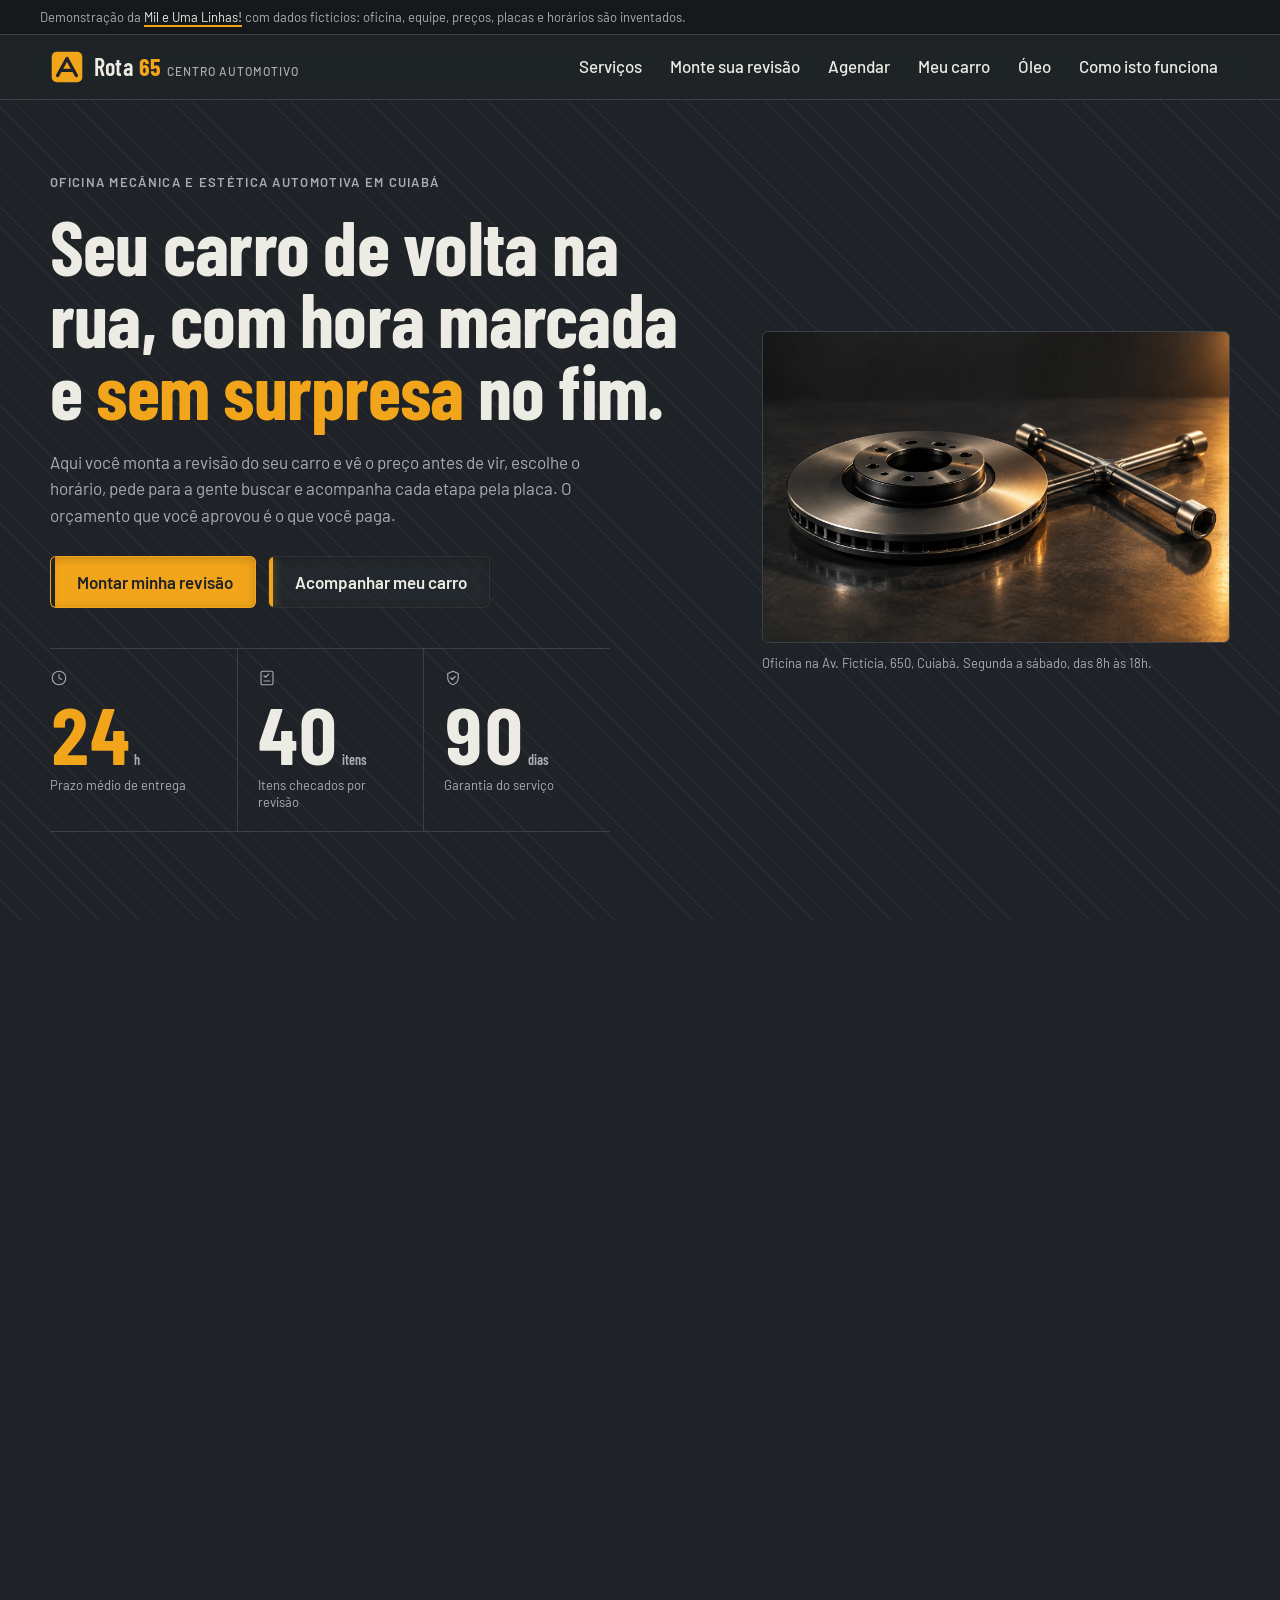
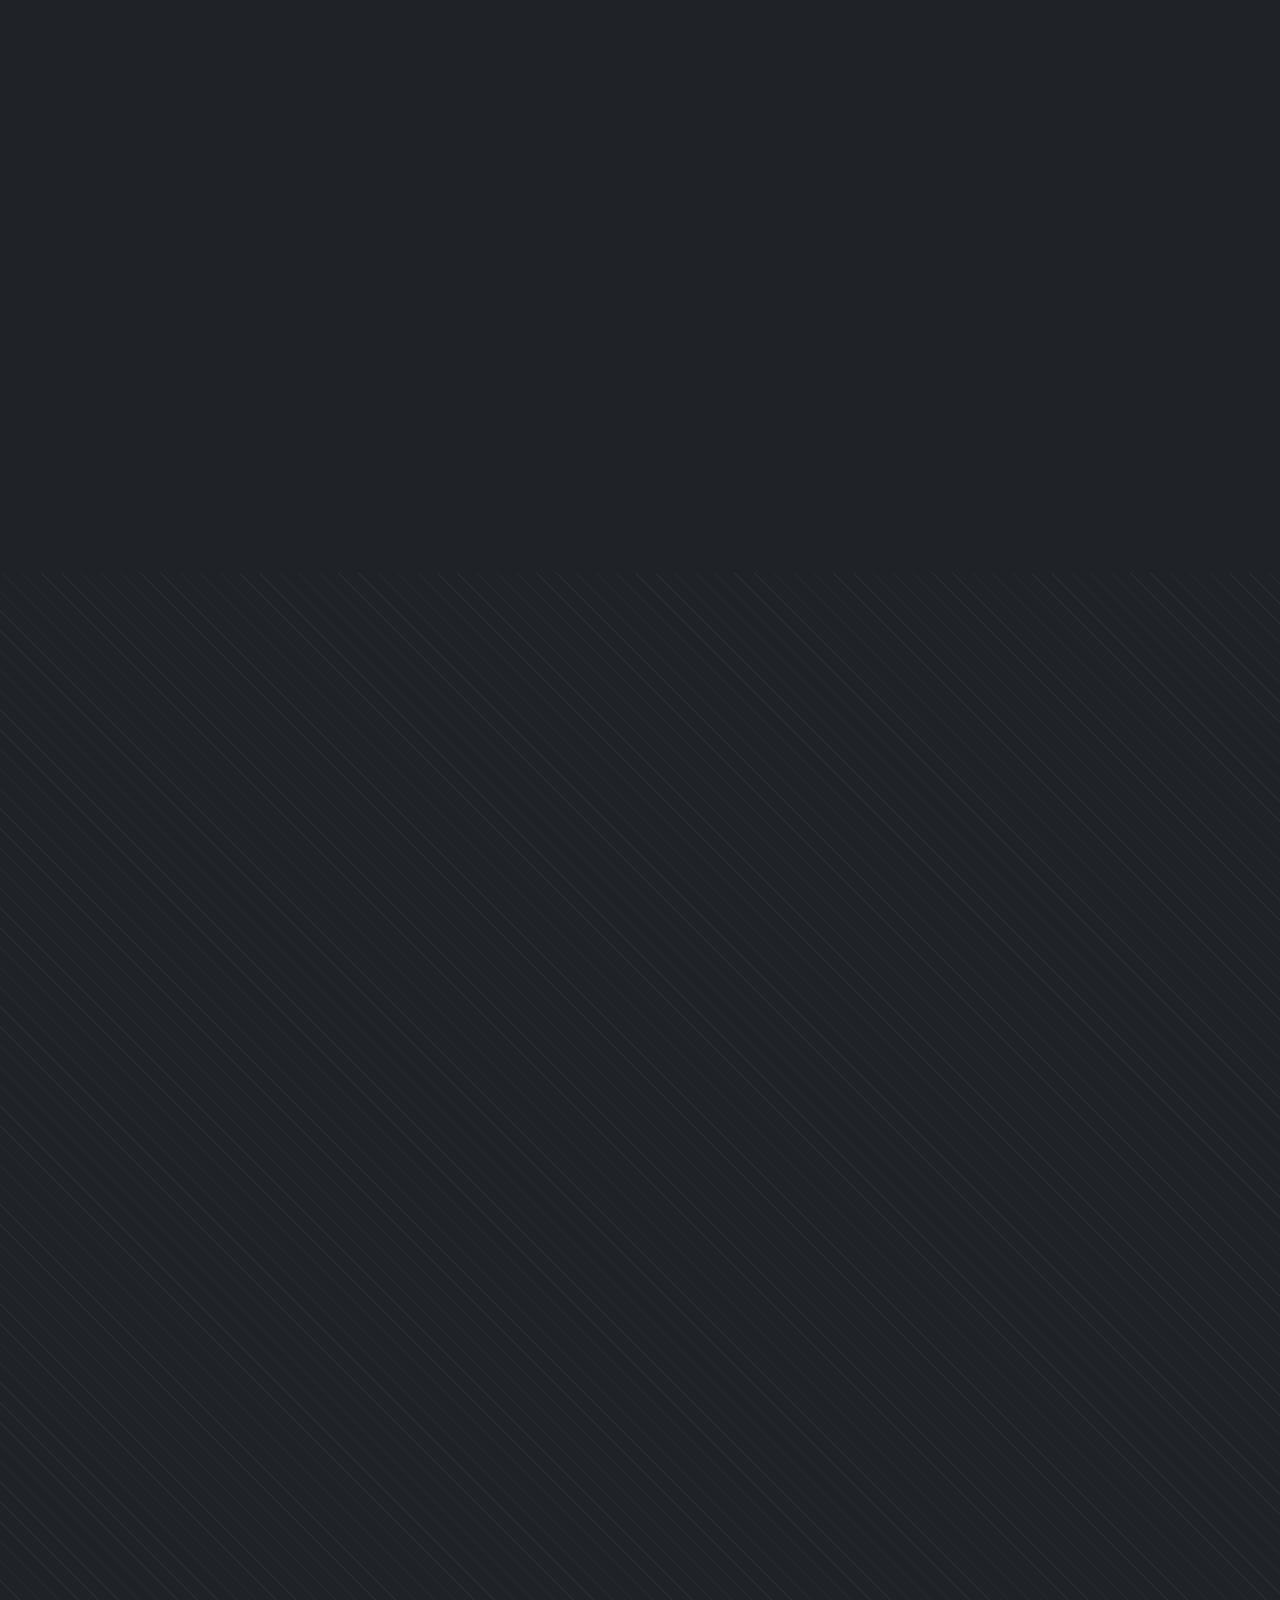
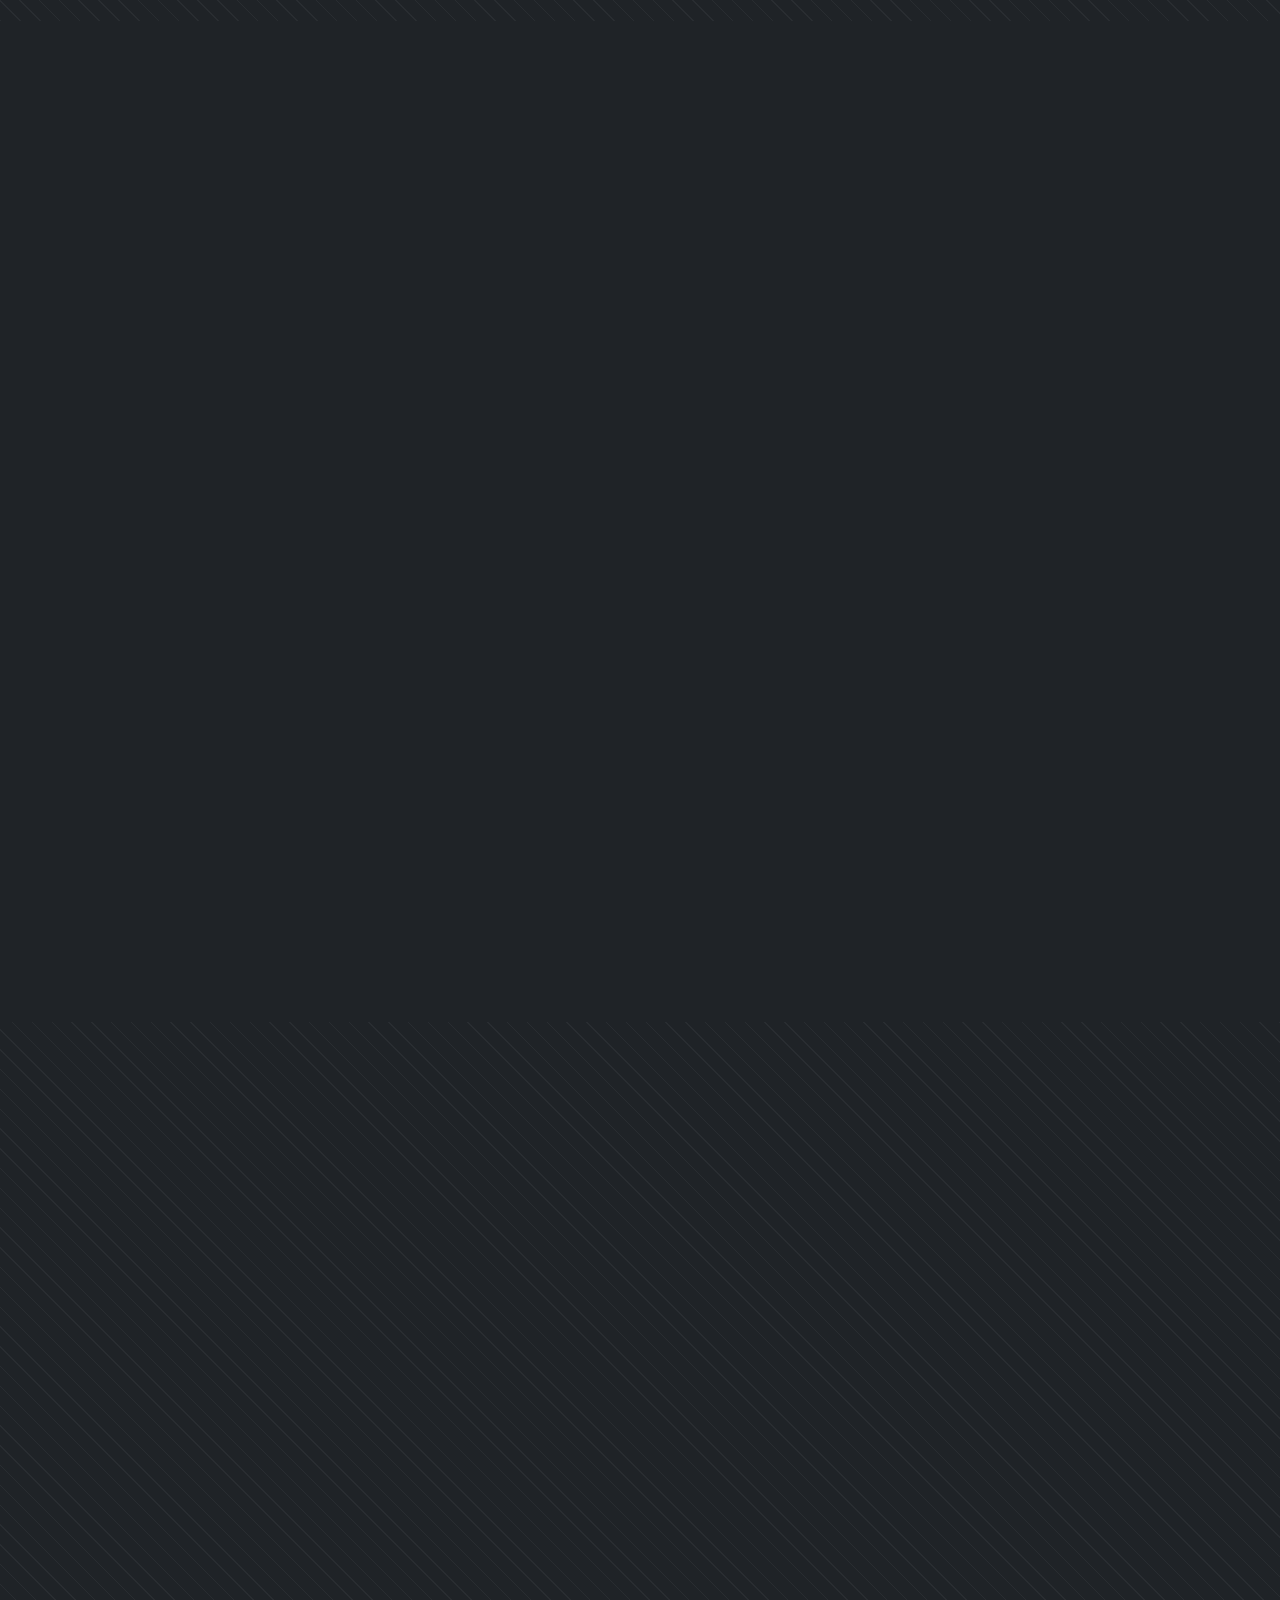
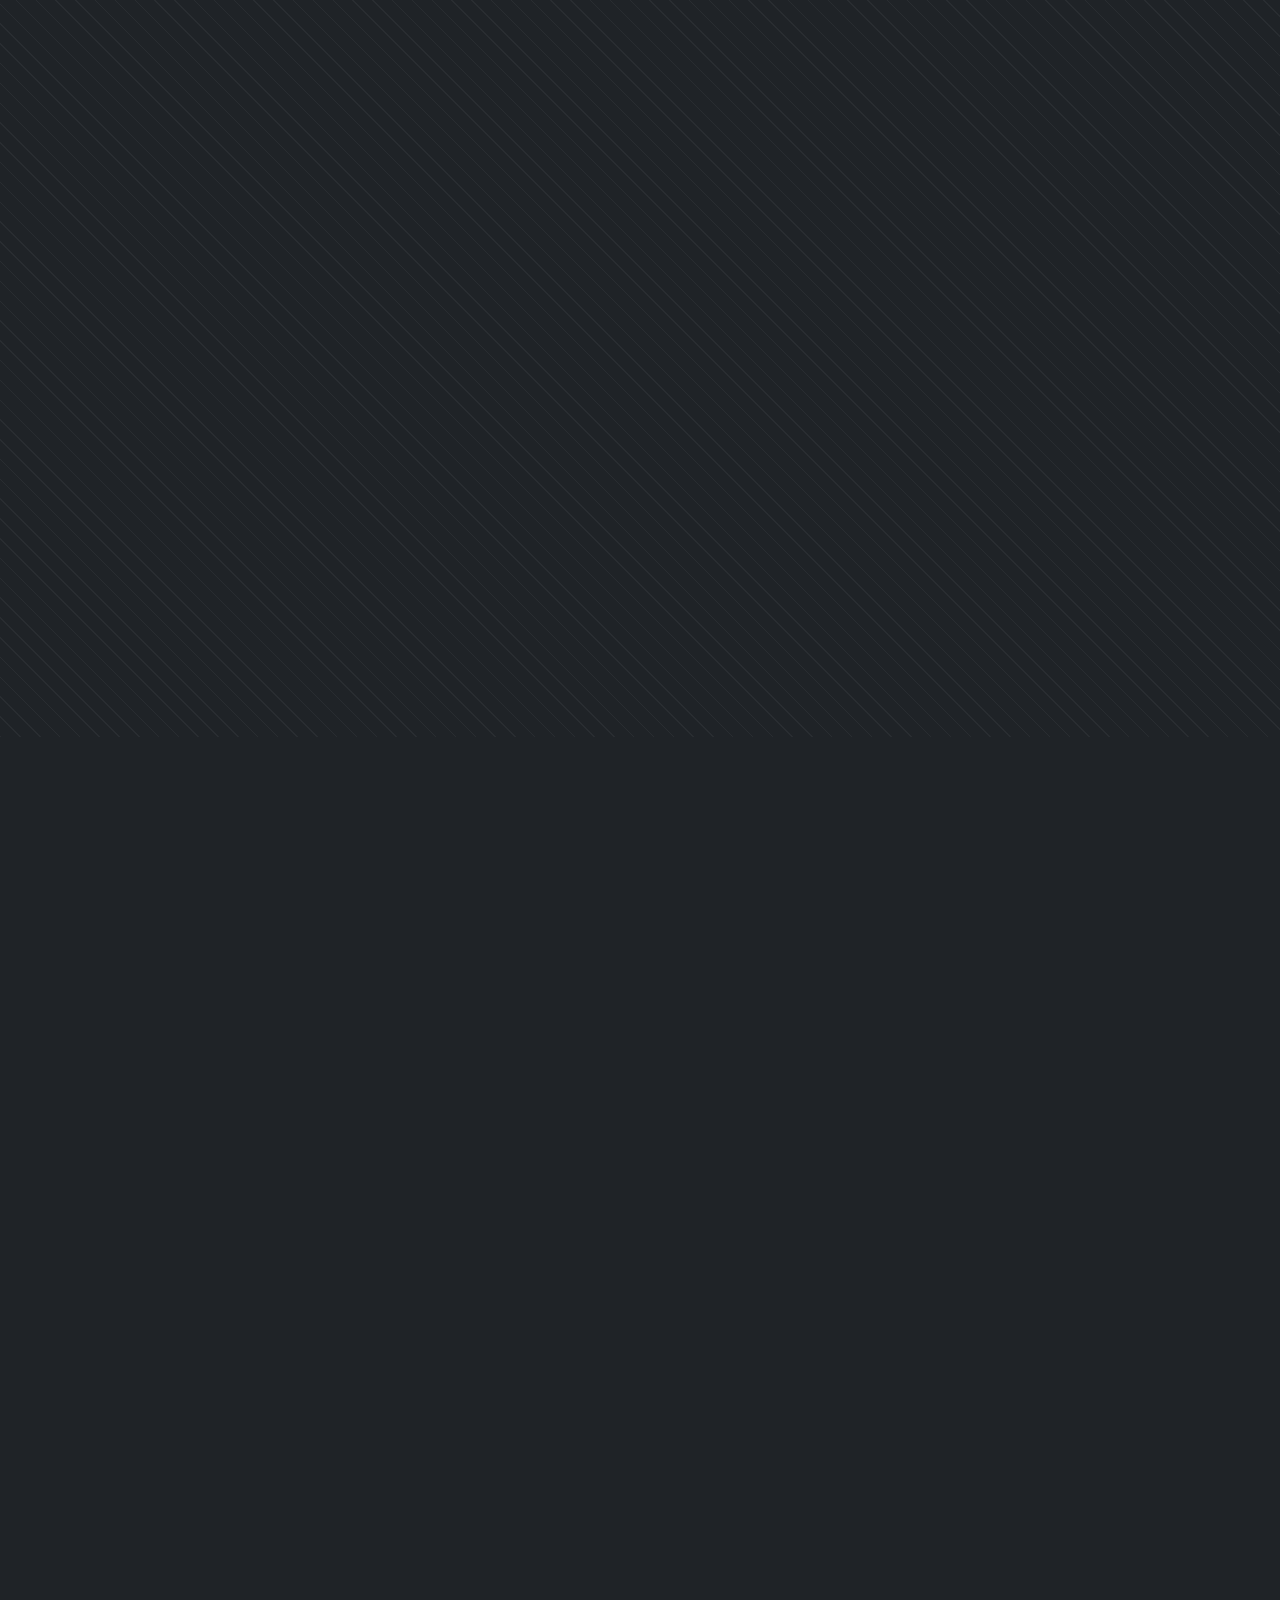
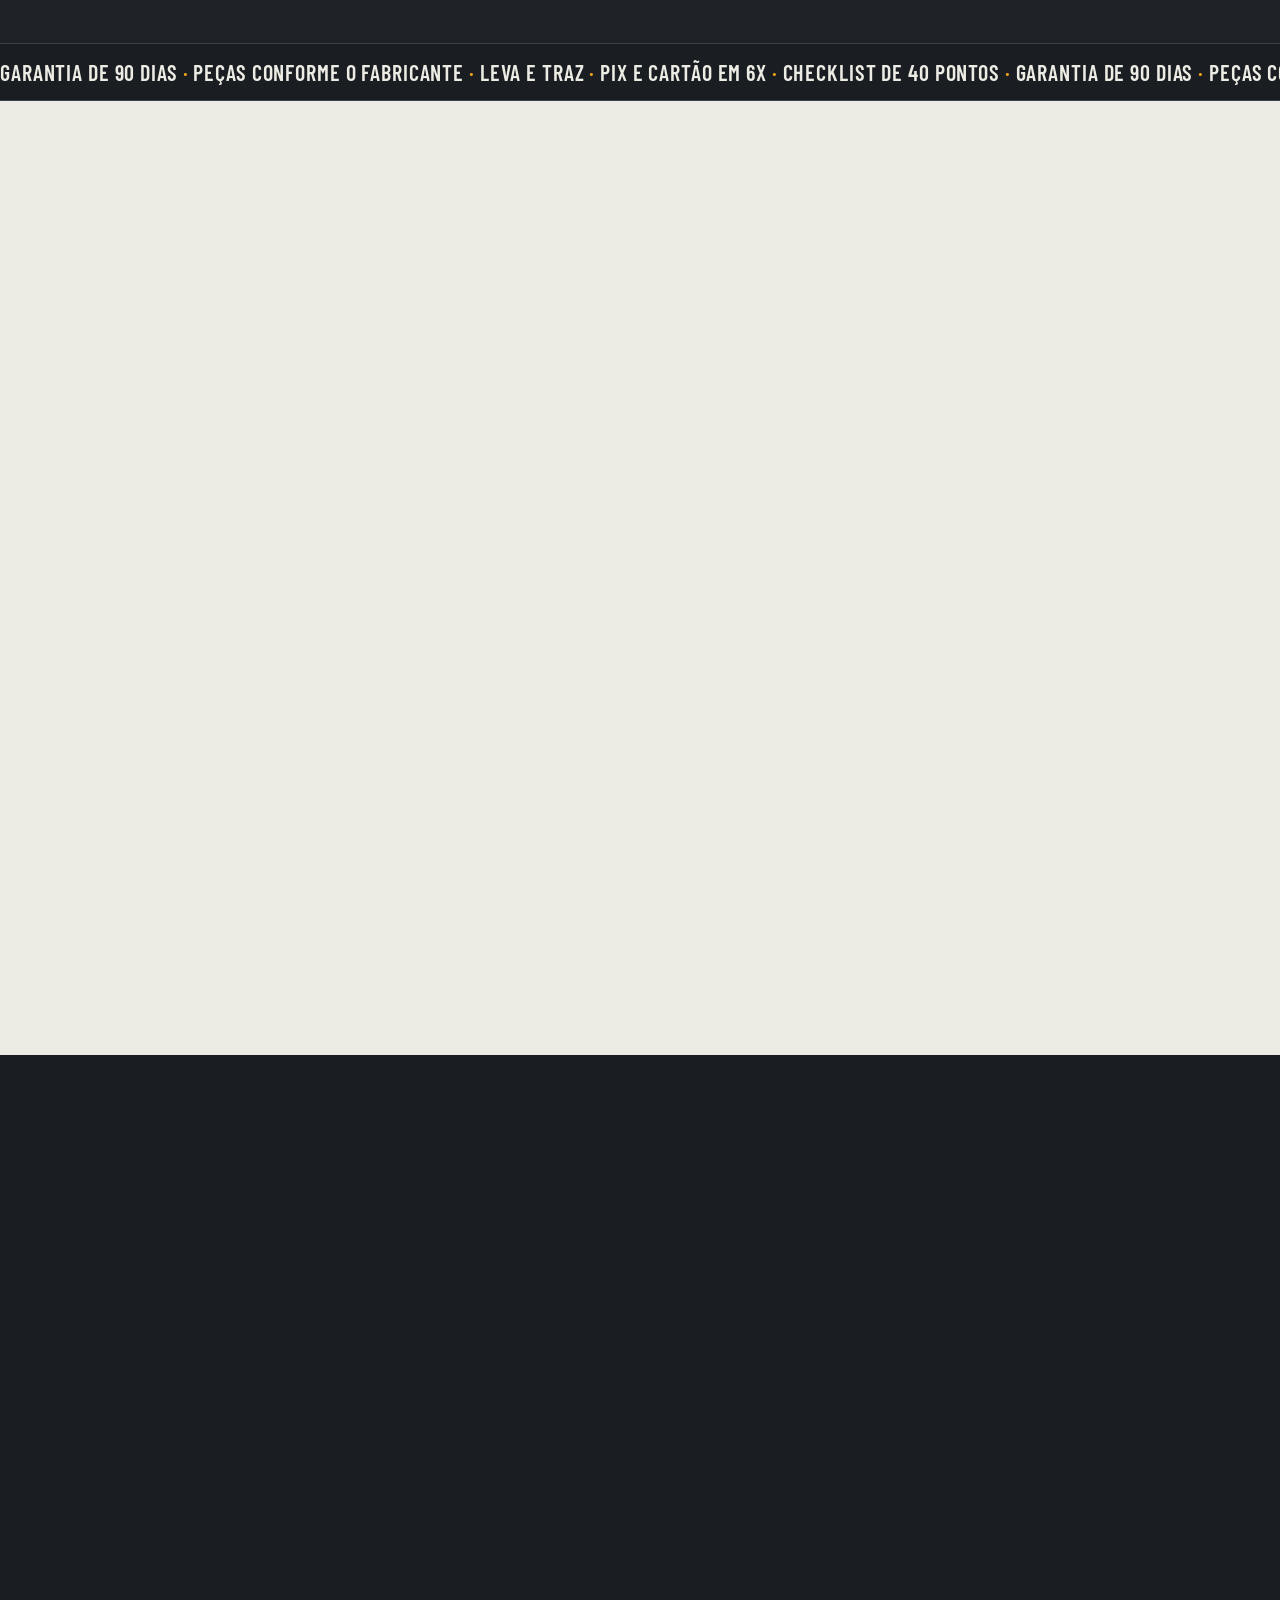
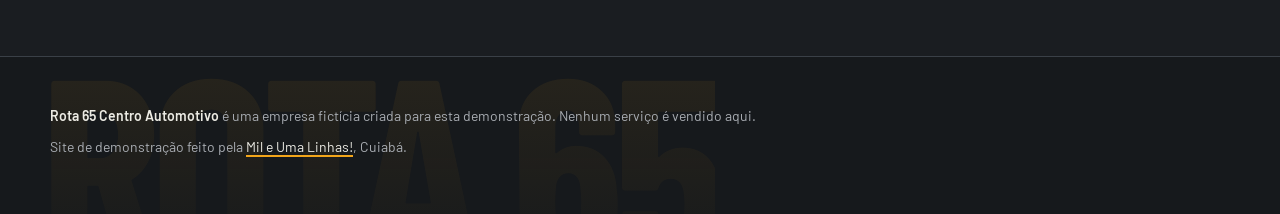
<file: index.html>
<!DOCTYPE html>
<html lang="pt-BR">
<head>
  <meta charset="utf-8">
  <meta name="viewport" content="width=device-width, initial-scale=1">
  <meta http-equiv="Content-Security-Policy" content="default-src 'self'; script-src 'self'; style-src 'self'; img-src 'self' data:; font-src 'self'; connect-src 'none'; object-src 'none'; base-uri 'self'; form-action 'none'">
  <title>Rota 65 Centro Automotivo | Seu carro de volta na rua, sem surpresa</title>
  <meta name="description" content="Site de demonstração de uma oficina mecânica e estética automotiva fictícia: montador de revisão por quilometragem com preço na hora, agendamento com leva e traz, acompanhamento do carro por placa e lembrete de troca de óleo. Feito pela Mil e Uma Linhas!.">
  <meta name="theme-color" content="#1F2327">
  <link rel="canonical" href="https://toshiro01001.github.io/automotivo/">
  <link rel="icon" href="favicon.svg" type="image/svg+xml">
  <link rel="preload" href="fonts/barlow-condensed-latin-700-normal.woff2" as="font" type="font/woff2" crossorigin>
  <link rel="preload" href="fonts/barlow-latin-400-normal.woff2" as="font" type="font/woff2" crossorigin>
  <link rel="stylesheet" href="css/estilo.css">
</head>
<body>
  <a class="pular" href="#conteudo">Pular para o conteúdo</a>

  <p class="faixa-demo">Demonstração da <a href="https://mileumalinhas.com.br">Mil e Uma Linhas!</a> com dados fictícios: oficina, equipe, preços, placas e horários são inventados.</p>

  <header class="topo">
    <div class="miolo topo-miolo">
      <a class="marca" href="#inicio" aria-label="Rota 65 Centro Automotivo, início">
        <svg class="marca-sinal" viewBox="0 0 40 40" aria-hidden="true" focusable="false">
          <rect x="2" y="2" width="36" height="36" rx="6" fill="#F2A51A"/>
          <path d="M9 30 L20 10 L31 30" stroke="#1F2327" stroke-width="4" fill="none" stroke-linejoin="round" stroke-linecap="round"/>
          <path d="M14 24 H26" stroke="#1F2327" stroke-width="4" stroke-linecap="round"/>
        </svg>
        <span class="marca-nome">Rota <strong>65</strong> <span class="marca-sub">Centro Automotivo</span></span>
      </a>
      <button class="menu-botao" id="menu-botao" type="button" aria-expanded="false" aria-controls="menu">
        <span class="menu-botao-traco" aria-hidden="true"></span>
        <span class="menu-botao-texto">Menu</span>
      </button>
      <nav class="menu" id="menu" aria-label="Seções do site">
        <ul>
          <li><a href="#servicos">Serviços</a></li>
          <li><a href="#revisao">Monte sua revisão</a></li>
          <li><a href="#agendar">Agendar</a></li>
          <li><a href="#acompanhar">Meu carro</a></li>
          <li><a href="#oleo">Óleo</a></li>
          <li><a href="#como-funciona">Como isto funciona</a></li>
        </ul>
      </nav>
    </div>
  </header>

  <main id="conteudo">

    <!-- ABERTURA -->
    <section class="hero piso" id="inicio" aria-labelledby="hero-titulo">
      <div class="miolo hero-grade">
        <div class="hero-texto">
          <p class="hero-chapeu">Oficina mecânica e estética automotiva em Cuiabá</p>
          <h1 id="hero-titulo">Seu carro de volta na rua, com hora marcada e <span class="ambar">sem surpresa</span> no fim.</h1>
          <p class="hero-apoio">Aqui você monta a revisão do seu carro e vê o preço antes de vir, escolhe o horário, pede para a gente buscar e acompanha cada etapa pela placa. O orçamento que você aprovou é o que você paga.</p>
          <div class="hero-acoes">
            <a class="botao botao-principal" href="#revisao">Montar minha revisão</a>
            <a class="botao botao-secundario" href="#acompanhar">Acompanhar meu carro</a>
          </div>
          <dl class="hero-fatos">
            <div class="celula">
              <svg class="celula-icone" viewBox="0 0 24 24" aria-hidden="true" focusable="false"><circle cx="12" cy="12" r="9" fill="none" stroke="currentColor" stroke-width="1.5"/><path d="M12 7v5l3.5 2" fill="none" stroke="currentColor" stroke-width="1.5" stroke-linecap="round"/></svg>
              <dt>Prazo médio de entrega</dt><dd><span class="num-grande" id="contador" data-alvo="24">0</span><span class="num-unidade">h</span></dd>
            </div>
            <div class="celula">
              <svg class="celula-icone" viewBox="0 0 24 24" aria-hidden="true" focusable="false"><rect x="4" y="3" width="16" height="18" rx="2" fill="none" stroke="currentColor" stroke-width="1.5"/><path d="M8 9l2 2 4-4M8 16h8" fill="none" stroke="currentColor" stroke-width="1.5" stroke-linecap="round" stroke-linejoin="round"/></svg>
              <dt>Itens checados por revisão</dt><dd><span class="num-medio">40</span><span class="num-unidade">itens</span></dd>
            </div>
            <div class="celula">
              <svg class="celula-icone" viewBox="0 0 24 24" aria-hidden="true" focusable="false"><path d="M12 3l7 3v6c0 4.5-3 7.5-7 9-4-1.5-7-4.5-7-9V6z" fill="none" stroke="currentColor" stroke-width="1.5" stroke-linejoin="round"/><path d="M9 12l2 2 4-4" fill="none" stroke="currentColor" stroke-width="1.5" stroke-linecap="round" stroke-linejoin="round"/></svg>
              <dt>Garantia do serviço</dt><dd><span class="num-medio">90</span><span class="num-unidade">dias</span></dd>
            </div>
          </dl>
        </div>
        <figure class="hero-figura">
          <img class="hero-foto" src="img/hero.webp" width="1620" height="1080" alt="Disco de freio ao lado de uma chave de roda em cruz, sobre bancada escura iluminada por luz âmbar." fetchpriority="high">
          <figcaption>Oficina na Av. Fictícia, 650, Cuiabá. Segunda a sábado, das 8h às 18h.</figcaption>
        </figure>
      </div>
    </section>

    <!-- SERVIÇOS -->
    <section class="secao" id="servicos" aria-labelledby="servicos-titulo">
      <div class="miolo">
        <div class="secao-cabeca">
          <h2 id="servicos-titulo">O que a gente faz, com preço de partida.</h2>
          <p>Seis serviços, cada um com o valor mínimo real. O preço final sai do diagnóstico, por escrito, antes de qualquer peça ser trocada.</p>
        </div>
        <ul class="quadro" id="quadro-servicos">
          <li class="quadro-item">
            <figure class="quadro-midia">
              <img src="img/servico-revisao-elevador.webp" width="1456" height="1088" alt="Carro genérico escuro suspenso em elevador de oficina, visto de baixo, com luz âmbar vinda da direita e piso de concreto polido grafite." loading="lazy" decoding="async">
              <p class="quadro-preco"><span class="quadro-desde">a partir de</span> <strong>R$ 340</strong></p>
            </figure>
            <div class="quadro-texto"><h3>Revisão por quilometragem</h3><p>Roteiro de 10 a 60 mil km, com checklist de 40 pontos e fotos das peças.</p></div>
          </li>
          <li class="quadro-item">
            <figure class="quadro-midia">
              <img src="img/servico-freios-pastilha.webp" width="1456" height="1088" alt="Mão adulta com luva preta medindo a espessura de uma pastilha de freio com um paquímetro, ao lado de um disco de freio, sob luz âmbar." loading="lazy" decoding="async">
              <p class="quadro-preco"><span class="quadro-desde">a partir de</span> <strong>R$ 290</strong></p>
            </figure>
            <div class="quadro-texto"><h3>Freios</h3><p>Pastilhas, discos, fluido e sangria. Medimos a espessura e mostramos antes de trocar.</p></div>
          </li>
          <li class="quadro-item">
            <figure class="quadro-midia">
              <img src="img/servico-suspensao-amortecedor.webp" width="1456" height="1088" alt="Amortecedor e mola helicoidal novos, pretos, apoiados sobre bancada de aço escuro com uma chave de impacto ao lado e luz âmbar rasante." loading="lazy" decoding="async">
              <p class="quadro-preco"><span class="quadro-desde">a partir de</span> <strong>R$ 420</strong></p>
            </figure>
            <div class="quadro-texto"><h3>Suspensão</h3><p>Amortecedores, molas, buchas e bieletas. Acaba com o barulho e com o pulo na lombada.</p></div>
          </li>
          <li class="quadro-item">
            <figure class="quadro-midia">
              <img src="img/servico-alinhamento-alvo.webp" width="1456" height="1088" alt="Roda de carro com alvo de alinhamento 3D preso ao aro, em rampa de alinhamento, com piso grafite e luz âmbar ao fundo." loading="lazy" decoding="async">
              <p class="quadro-preco"><span class="quadro-desde">a partir de</span> <strong>R$ 160</strong></p>
            </figure>
            <div class="quadro-texto"><h3>Alinhamento e balanceamento</h3><p>Em equipamento 3D. Inclui calibragem e laudo impresso com os ângulos.</p></div>
          </li>
          <li class="quadro-item">
            <figure class="quadro-midia">
              <img src="img/servico-polimento-capo.webp" width="1456" height="1088" alt="Politriz orbital sobre capô preto polido refletindo uma linha de luz âmbar, em oficina de estética com fundo grafite." loading="lazy" decoding="async">
              <p class="quadro-preco"><span class="quadro-desde">a partir de</span> <strong>R$ 450</strong></p>
            </figure>
            <div class="quadro-texto"><h3>Polimento técnico</h3><p>Correção de riscos e vitrificação. A pintura volta a refletir o céu, não o estacionamento.</p></div>
          </li>
          <li class="quadro-item">
            <figure class="quadro-midia">
              <img src="img/servico-higienizacao-interior.webp" width="1456" height="1088" alt="Interior de carro com bancos de tecido cinza limpos, porta aberta, uma máquina de vapor com mangueira e luz âmbar entrando pela porta." loading="lazy" decoding="async">
              <p class="quadro-preco"><span class="quadro-desde">a partir de</span> <strong>R$ 220</strong></p>
            </figure>
            <div class="quadro-texto"><h3>Higienização interna</h3><p>Bancos, teto, carpete e ar-condicionado com ozônio. Sai o cheiro, fica o carro.</p></div>
          </li>
        </ul>
      </div>
    </section>

    <!-- FUNÇÃO 1: MONTADOR DE REVISÃO -->
    <section class="secao piso" id="revisao" aria-labelledby="revisao-titulo">
      <div class="miolo">
        <div class="secao-cabeca">
          <h2 id="revisao-titulo">Monte sua revisão e veja o preço agora.</h2>
          <p>Escolha o tipo do seu carro e a quilometragem que está chegando. A lista do que entra e o valor aparecem na hora. Preços de exemplo, para demonstração.</p>
        </div>
        <div class="revisao-grade">
          <form class="painel brilho revisao-form" id="revisao-form" aria-describedby="revisao-nota">
            <fieldset class="campo-grupo">
              <legend>Tipo do carro</legend>
              <div class="chips" id="revisao-categorias"></div>
            </fieldset>
            <fieldset class="campo-grupo">
              <legend>Revisão de quantos mil km?</legend>
              <div class="chips chips-km" id="revisao-kms"></div>
            </fieldset>
            <fieldset class="campo-grupo">
              <legend>Quer somar algum extra?</legend>
              <div class="caixas" id="revisao-extras"></div>
            </fieldset>
            <p class="nota" id="revisao-nota">Os itens de "inspeção" não custam nada: se precisarem de troca, a gente orça à parte e você aprova antes.</p>
          </form>
          <div class="painel brilho painel-cantos revisao-resultado" id="revisao-resultado" aria-live="polite">
            <span class="cantos" aria-hidden="true"></span><span class="cantos cantos-baixo" aria-hidden="true"></span>
            <p class="resultado-rotulo" id="revisao-rotulo">Revisão de 10 mil km, hatch compacto</p>
            <p class="preco-gigante"><span class="preco-moeda">R$</span><span id="revisao-preco">0</span></p>
            <p class="resultado-sub" id="revisao-tempo">Cerca de 3 horas na oficina</p>
            <h3 class="resultado-titulo">O que entra</h3>
            <ul class="lista-itens" id="revisao-itens"></ul>
            <a class="botao botao-principal botao-largo" href="#agendar" id="revisao-agendar">Agendar esta revisão</a>
          </div>
        </div>
      </div>
    </section>

    <!-- FUNÇÃO 2: AGENDAMENTO -->
    <section class="secao" id="agendar" aria-labelledby="agendar-titulo">
      <div class="miolo">
        <div class="secao-cabeca">
          <h2 id="agendar-titulo">Marque o dia e o horário. Se quiser, a gente busca.</h2>
          <p>Escolha o serviço, o dia e uma vaga livre. Com leva e traz, você informa o bairro e a gente combina a busca. Nada é enviado: o resumo aparece aqui na tela.</p>
        </div>
        <form class="agendar-grade" id="agendar-form" novalidate>
          <div class="painel brilho agendar-passos">
            <div class="campo">
              <label for="ag-servico">Serviço</label>
              <select id="ag-servico" name="servico" required></select>
            </div>
            <fieldset class="campo-grupo">
              <legend>Dia</legend>
              <div class="dias" id="ag-dias" role="radiogroup" aria-label="Dias disponíveis"></div>
            </fieldset>
            <fieldset class="campo-grupo">
              <legend>Horário de entrada <span class="legenda-apoio" id="ag-horarios-apoio"></span></legend>
              <div class="horarios" id="ag-horarios"></div>
            </fieldset>
            <fieldset class="campo-grupo">
              <legend>Leva e traz</legend>
              <label class="caixa">
                <input type="checkbox" id="ag-leva" name="leva">
                <span>Quero que busquem e devolvam o carro</span>
              </label>
              <div class="campo campo-recuado" id="ag-bairro-campo" hidden>
                <label for="ag-bairro">Bairro para buscar</label>
                <select id="ag-bairro" name="bairro"></select>
              </div>
            </fieldset>
            <div class="campo-linha">
              <div class="campo">
                <label for="ag-nome">Seu nome</label>
                <input type="text" id="ag-nome" name="nome" autocomplete="name" required minlength="2" maxlength="60">
              </div>
              <div class="campo">
                <label for="ag-placa">Placa do carro</label>
                <input type="text" id="ag-placa" name="placa" class="placa-campo" autocomplete="off" required maxlength="7" placeholder="ABC1D23" spellcheck="false">
              </div>
            </div>
            <p class="erro" id="ag-erro" role="alert" hidden></p>
            <button class="botao botao-principal botao-largo" type="submit">Confirmar agendamento</button>
          </div>
          <aside class="painel brilho painel-resultado agendar-resumo" aria-live="polite">
            <p class="resultado-rotulo">Resumo</p>
            <dl class="resumo" id="ag-resumo">
              <div><dt>Serviço</dt><dd id="res-servico">Revisão por quilometragem</dd></div>
              <div><dt>Dia</dt><dd id="res-dia">Escolha um dia</dd></div>
              <div><dt>Entrada</dt><dd id="res-hora">Escolha um horário</dd></div>
              <div><dt>Previsão de entrega</dt><dd id="res-entrega">Depende do horário</dd></div>
              <div><dt>Leva e traz</dt><dd id="res-leva">Não</dd></div>
            </dl>
            <p class="preco-medio"><span class="preco-moeda">R$</span><span id="res-total">340</span><span class="preco-nota">valor de partida</span></p>
            <div class="confirmado" id="ag-confirmado" hidden>
              <p class="confirmado-titulo"><span class="confirmado-sinal" aria-hidden="true"></span>Agendado (simulação)</p>
              <p id="ag-confirmado-texto"></p>
              <label class="caixa caixa-pequena">
                <input type="checkbox" id="ag-guardar">
                <span>Guardar este agendamento neste navegador. Fica só aqui, ninguém recebe. Não marque em computador compartilhado.</span>
              </label>
            </div>
            <div class="guardados" id="ag-guardados" hidden>
              <h3 class="resultado-titulo">Agendamentos guardados aqui</h3>
              <ul id="ag-guardados-lista"></ul>
              <button class="botao botao-texto" type="button" id="ag-apagar">Apagar todos</button>
            </div>
          </aside>
        </form>
      </div>
    </section>

    <!-- FUNÇÃO 3: ACOMPANHAMENTO POR PLACA -->
    <section class="secao piso" id="acompanhar" aria-labelledby="acompanhar-titulo">
      <div class="miolo">
        <div class="secao-cabeca">
          <h2 id="acompanhar-titulo">Onde está o meu carro?</h2>
          <p>Digite a placa e veja em que etapa o serviço está, com o horário de cada passo. Para testar, use uma das placas de exemplo.</p>
        </div>
        <form class="busca-placa" id="placa-form" novalidate>
          <label for="placa-campo" class="rotulo-oculto">Placa do carro</label>
          <input type="text" id="placa-campo" class="placa-campo placa-grande" maxlength="7" placeholder="ABC1D23" autocomplete="off" spellcheck="false" aria-describedby="placa-exemplos">
          <button class="botao botao-principal" type="submit">Ver etapas</button>
        </form>
        <p class="exemplos" id="placa-exemplos">Exemplos: <button type="button" class="chip-exemplo" data-placa="RTA1B65">RTA1B65</button> <button type="button" class="chip-exemplo" data-placa="QKV7C23">QKV7C23</button> <button type="button" class="chip-exemplo" data-placa="NPX2D90">NPX2D90</button></p>
        <div class="painel brilho painel-cantos acompanhar-painel" id="acompanhar-painel" aria-live="polite" hidden>
          <span class="cantos" aria-hidden="true"></span><span class="cantos cantos-baixo" aria-hidden="true"></span>
          <div class="acompanhar-cabeca">
            <div>
              <p class="resultado-rotulo">Placa</p>
              <p class="placa-mostrada" id="ac-placa"></p>
            </div>
            <dl class="acompanhar-dados">
              <div><dt>Carro</dt><dd id="ac-carro"></dd></div>
              <div><dt>Serviço</dt><dd id="ac-servico"></dd></div>
              <div><dt>Mecânico responsável</dt><dd id="ac-mecanico"></dd></div>
              <div><dt>Previsão</dt><dd id="ac-previsao"></dd></div>
            </dl>
          </div>
          <ol class="etapas" id="ac-etapas"></ol>
          <p class="observacao" id="ac-obs"></p>
        </div>
        <p class="erro" id="placa-erro" role="alert" hidden></p>
      </div>
    </section>

    <!-- FUNÇÃO 4: LEMBRETE DE ÓLEO -->
    <section class="secao" id="oleo" aria-labelledby="oleo-titulo">
      <div class="miolo">
        <div class="secao-cabeca">
          <h2 id="oleo-titulo">Quando trocar o óleo de novo?</h2>
          <p>Informe o que está no adesivo do para-brisa e a quilometragem de hoje. A gente calcula quanto falta, por km e por data, o que vencer primeiro.</p>
        </div>
        <form class="oleo-grade" id="oleo-form" novalidate>
          <div class="painel brilho oleo-form">
            <fieldset class="campo-grupo">
              <legend>Tipo de óleo</legend>
              <div class="chips" id="oleo-tipos"></div>
            </fieldset>
            <div class="campo-linha">
              <div class="campo">
                <label for="oleo-km-troca">Km na última troca</label>
                <input type="number" id="oleo-km-troca" inputmode="numeric" min="0" max="999999" step="1" value="42000">
              </div>
              <div class="campo">
                <label for="oleo-km-atual">Km de hoje</label>
                <input type="number" id="oleo-km-atual" inputmode="numeric" min="0" max="999999" step="1" value="46350">
              </div>
            </div>
            <div class="campo">
              <label for="oleo-data">Data da última troca</label>
              <input type="date" id="oleo-data">
            </div>
            <p class="erro" id="oleo-erro" role="alert" hidden></p>
          </div>
          <div class="painel brilho painel-resultado oleo-resultado" aria-live="polite">
            <p class="resultado-rotulo" id="oleo-rotulo">Óleo semissintético, a cada 7.500 km ou 8 meses</p>
            <div class="mostrador medidor" role="img" aria-labelledby="oleo-faltam">
              <div class="medidor-rotulo"><span>Intervalo usado</span><span class="medidor-valor" id="oleo-pct">0%</span></div>
              <div class="mostrador-barra medidor-trilho"><div class="mostrador-preenchido medidor-preenchido" id="oleo-barra"></div></div>
            </div>
            <p class="preco-gigante preco-gigante-centro"><span id="oleo-km-restante">0</span><span class="preco-moeda preco-moeda-fim">km</span></p>
            <p class="resultado-sub" id="oleo-faltam">faltam para a próxima troca</p>
            <dl class="resumo resumo-duas">
              <div><dt>Troca por km em</dt><dd id="oleo-km-alvo"></dd></div>
              <div><dt>Troca por data em</dt><dd id="oleo-data-alvo"></dd></div>
              <div><dt>Você roda por mês</dt><dd id="oleo-media"></dd></div>
              <div><dt>O que vence primeiro</dt><dd id="oleo-primeiro"></dd></div>
            </dl>
            <p class="aviso-estado" id="oleo-estado"></p>
          </div>
        </form>
      </div>
    </section>

    <!-- FAIXA DE COMPROMISSOS -->
    <aside class="compromissos" aria-labelledby="compromissos-titulo">
      <h2 class="rotulo-oculto" id="compromissos-titulo">Nossos compromissos</h2>
      <p class="rotulo-oculto">Garantia de 90 dias. Peças conforme o fabricante. Leva e traz. Pix e cartão em 6x. Checklist de 40 pontos.</p>
      <svg class="compromissos-trilho" aria-hidden="true" focusable="false" width="100%" height="56">
        <g class="compromissos-texto"><text x="0" y="50%" dominant-baseline="central">Garantia de 90 dias<tspan class="ponto"> · </tspan>Peças conforme o fabricante<tspan class="ponto"> · </tspan>Leva e traz<tspan class="ponto"> · </tspan>Pix e cartão em 6x<tspan class="ponto"> · </tspan>Checklist de 40 pontos<tspan class="ponto"> · </tspan>Garantia de 90 dias<tspan class="ponto"> · </tspan>Peças conforme o fabricante<tspan class="ponto"> · </tspan>Leva e traz<tspan class="ponto"> · </tspan>Pix e cartão em 6x<tspan class="ponto"> · </tspan>Checklist de 40 pontos<tspan class="ponto"> · </tspan></text></g>
      </svg>
    </aside>

    <!-- DEPOIMENTOS E OFICINA -->
    <section class="secao faixa-giz" id="oficina" aria-labelledby="oficina-titulo" data-nav-theme="claro">
      <div class="miolo oficina-grade">
        <div>
          <div class="secao-cabeca">
            <h2 id="oficina-titulo">Quem já deixou o carro com a gente.</h2>
          </div>
          <figure class="depoimentos-foto">
            <img src="img/mecanico-limpando-maos.webp" width="1088" height="1456" alt="Mecânico adulto visto de costas, de macacão grafite, limpando as mãos em um pano ao lado de um carro no elevador, sob luz âmbar." loading="lazy" decoding="async">
          </figure>
          <ul class="depoimentos" id="depoimentos"></ul>
        </div>
        <div class="painel oficina-dados">
          <figure class="oficina-foto">
            <img src="img/recepcao-chaves.webp" width="1456" height="970" alt="Balcão de recepção de oficina em madeira escura e chapa de aço, painel com ganchos e chaves penduradas, luz âmbar de uma luminária pendente." loading="lazy" decoding="async">
          </figure>
          <h3 class="resultado-titulo">A oficina</h3>
          <dl class="resumo">
            <div><dt>Endereço</dt><dd>Av. Fictícia, 650, Bairro Exemplo, Cuiabá, MT</dd></div>
            <div><dt>Horário</dt><dd>Segunda a sexta, 8h às 18h. Sábado, 8h às 13h.</dd></div>
            <div><dt>Telefone</dt><dd>(65) 3000-0065 (número fictício)</dd></div>
            <div><dt>Equipe</dt><dd>3 mecânicos, 1 esteticista automotivo e 1 pessoa na recepção</dd></div>
          </dl>
          <p class="nota">Aceitamos cartão, Pix e parcelamento em até 6 vezes no serviço. Garantia de 90 dias em mão de obra, peças conforme o fabricante.</p>
        </div>
      </div>
    </section>

    <!-- COMO ISTO FUNCIONA -->
    <section class="secao secao-como" id="como-funciona" aria-labelledby="como-titulo">
      <div class="miolo como-grade">
        <div class="secao-cabeca">
          <h2 id="como-titulo">Como isto funciona</h2>
          <p>Este site é uma demonstração. Aqui está o que ele faz, em três níveis de detalhe.</p>
        </div>
        <div class="como-blocos">
          <div class="como-bloco">
            <h3>Para quem só quer usar</h3>
            <p>Você monta a revisão e vê o preço, escolhe dia e horário, pede leva e traz, acompanha o carro pela placa e descobre quando trocar o óleo. Tudo funciona na hora, sem cadastro. Nada do que você digita sai do seu celular ou computador: é um exemplo de como seria o site de uma oficina de verdade.</p>
          </div>
          <div class="como-bloco">
            <h3>Para quem quer entender por dentro</h3>
            <p>A página é um arquivo de texto (HTML) que o navegador desenha, uma folha de estilo (CSS) que dá as cores, fontes e o padrão do piso, e um programa pequeno (JavaScript) que faz as contas. Os preços, horários e placas estão numa tabela dentro desse programa. Quando você clica em "SUV" e "40 mil km", ele soma os itens daquela revisão, multiplica pelo fator do carro e escreve o resultado na tela. O agendamento só é guardado se você marcar a caixa, e fica no armazenamento do próprio navegador.</p>
          </div>
          <details class="como-tecnico">
            <summary>Detalhes técnicos</summary>
            <ul>
              <li>HTML, CSS e JavaScript puros, sem framework, sem CDN e sem fonte externa. Fontes Barlow e Barlow Condensed em woff2 locais (SIL OFL).</li>
              <li><code>Content-Security-Policy</code> por meta: <code>default-src 'self'</code>, sem script inline, sem estilo inline no HTML, <code>connect-src 'none'</code>, <code>form-action 'none'</code>. Os únicos estilos dinâmicos (largura da barra do lembrete de óleo, posição do brilho nos painéis e atrasos da revelação ao rolar) são aplicados via <code>element.style.setProperty</code>, permitido pela CSP.</li>
              <li>Dados fictícios em <code>js/dados.js</code> (um objeto <code>window.ROTA65</code>). Lógica em <code>js/app.js</code>, em módulos por função: revisão, agendamento, acompanhamento, óleo, depoimentos, menu e contador.</li>
              <li>Agendamento: os dias são gerados a partir de hoje (segunda a sábado, 8 dias úteis); vagas ocupadas vêm de uma tabela por dia da semana. Validação da placa no padrão Mercosul e antigo (<code>^[A-Z]{3}[0-9][A-Z0-9][0-9]{2}$</code>). Ao marcar "guardar", a lista vai para <code>localStorage</code> na chave <code>rota65-agendamentos</code>, em <code>try/catch</code>.</li>
              <li>Acessibilidade: contraste AA em todos os pares, foco visível com anel âmbar, chips como <code>input type=radio</code> reais, regiões <code>aria-live</code> nos resultados, <code>prefers-reduced-motion</code> respeitado (revelação ao rolar, faixa que rola, pulso das pílulas e abertura do hero desligam).</li>
              <li>Movimento sem biblioteca: revelação ao rolar com <code>IntersectionObserver</code>, títulos divididos em linhas por JavaScript para o <code>clip-path</code>, faixa de compromissos em SVG com <code>@keyframes</code>, barra do topo que troca de tema ao cruzar a faixa clara.</li>
              <li>Testes em <code>tests/site.cjs</code> com Playwright: 1280x900, iPhone 13 e 320 px; conferem console, rolagem horizontal, texto cortado e cada função.</li>
            </ul>
          </details>
        </div>
      </div>
    </section>
  </main>

  <footer class="rodape">
    <span class="rodape-fantasma" aria-hidden="true">ROTA 65</span>
    <div class="miolo rodape-miolo">
      <p><strong>Rota 65 Centro Automotivo</strong> é uma empresa fictícia criada para esta demonstração. Nenhum serviço é vendido aqui.</p>
      <p>Site de demonstração feito pela <a href="https://mileumalinhas.com.br">Mil e Uma Linhas!</a>, Cuiabá.</p>
    </div>
  </footer>

  <script src="js/dados.js"></script>
  <script src="js/app.js"></script>
</body>
</html>
</file>
<file: css/estilo.css>
/* Rota 65 Centro Automotivo: folha de estilo única.
   Paleta e tipografia descritas em docs/identidade.md. */

@font-face { font-family: "Barlow Condensed"; font-style: normal; font-weight: 600; font-display: swap; src: url("../fonts/barlow-condensed-latin-600-normal.woff2") format("woff2"); }
@font-face { font-family: "Barlow Condensed"; font-style: normal; font-weight: 700; font-display: swap; src: url("../fonts/barlow-condensed-latin-700-normal.woff2") format("woff2"); }
@font-face { font-family: "Barlow"; font-style: normal; font-weight: 400; font-display: swap; src: url("../fonts/barlow-latin-400-normal.woff2") format("woff2"); }
@font-face { font-family: "Barlow"; font-style: normal; font-weight: 500; font-display: swap; src: url("../fonts/barlow-latin-500-normal.woff2") format("woff2"); }
@font-face { font-family: "Barlow"; font-style: normal; font-weight: 600; font-display: swap; src: url("../fonts/barlow-latin-600-normal.woff2") format("woff2"); }

:root {
  --grafite: #1F2327;
  --chapa: #2B3036;
  --risco: #3A4047;
  --giz: #ECEBE4;
  --cone: #A9ADB3;
  --ambar: #F2A51A;
  --ambar-escuro: #C98410;
  --verde: #35C27B;
  --condensada: "Barlow Condensed", "Arial Narrow", Impact, sans-serif;
  --texto: "Barlow", "Helvetica Neue", Arial, sans-serif;
  --raio: 6px;
  --margem: 20px;
  --largura: 1180px;
  --anel: 0 0 0 3px var(--grafite), 0 0 0 6px var(--ambar);
}

*, *::before, *::after { box-sizing: border-box; }
html { scroll-behavior: smooth; scroll-padding-top: 88px; -webkit-text-size-adjust: 100%; }
@media (prefers-reduced-motion: reduce) { html { scroll-behavior: auto; } }

body {
  margin: 0;
  background: var(--grafite);
  color: var(--giz);
  font-family: var(--texto);
  font-size: 17px;
  line-height: 1.55;
  overflow-x: hidden;
}

h1, h2, h3 { font-family: var(--condensada); margin: 0; color: var(--giz); }
h1 { font-size: clamp(42px, 6.2vw, 76px); font-weight: 700; line-height: 0.95; letter-spacing: -0.01em; }
h2 { font-size: clamp(34px, 4.4vw, 54px); font-weight: 700; line-height: 0.95; }
h3 { font-size: clamp(22px, 2.4vw, 28px); font-weight: 600; line-height: 1.1; }
p { margin: 0; }
a { color: var(--giz); text-decoration-color: var(--ambar); text-decoration-thickness: 2px; text-underline-offset: 3px; }
a:hover { color: var(--ambar); }
code { font-family: ui-monospace, "Cascadia Mono", Menlo, Consolas, monospace; font-size: 0.92em; background: var(--chapa); padding: 1px 5px; border-radius: 4px; }
img { max-width: 100%; height: auto; display: block; }
button, input, select { font: inherit; color: inherit; }
ul, ol { margin: 0; padding: 0; list-style: none; }
dl, dd, figure { margin: 0; }
fieldset { border: 0; padding: 0; margin: 0; min-width: 0; }
legend { padding: 0; }
[hidden] { display: none !important; }

:focus-visible { outline: none; box-shadow: var(--anel); border-radius: var(--raio); }

.miolo { width: min(100% - 2 * var(--margem), var(--largura)); margin-inline: auto; }
@media (min-width: 760px) { :root { --margem: 40px; } }

.pular { position: absolute; left: 12px; top: -60px; background: var(--ambar); color: var(--grafite); padding: 10px 16px; border-radius: var(--raio); font-weight: 600; z-index: 50; }
.pular:focus { top: 12px; }

.rotulo-oculto { position: absolute; width: 1px; height: 1px; overflow: hidden; clip: rect(0 0 0 0); white-space: nowrap; }

/* Textura de piso (só CSS) */
.piso {
  background-color: var(--grafite);
  background-image: repeating-linear-gradient(45deg, rgba(169, 173, 179, 0.07) 0 1px, transparent 1px 14px);
}

/* Faixa de demonstração */
.faixa-demo {
  font-size: 13px; line-height: 1.4; color: var(--cone); background: #16191C;
  padding: 8px var(--margem); text-align: left; border-bottom: 1px solid var(--risco);
}
.faixa-demo a { color: var(--giz); }

/* Topo */
.topo { position: sticky; top: 0; z-index: 40; --topo-fundo: rgba(31, 35, 39, 0.8); --topo-texto: var(--giz); --topo-borda: var(--risco); --topo-hover: var(--chapa); background: var(--topo-fundo); color: var(--topo-texto); -webkit-backdrop-filter: blur(10px); backdrop-filter: blur(10px); border-bottom: 1px solid var(--topo-borda); transition: background-color 750ms ease, color 750ms ease, border-color 750ms ease; }
.topo[data-tema="claro"] { --topo-fundo: rgba(236, 235, 228, 0.9); --topo-texto: var(--grafite); --topo-borda: rgba(31, 35, 39, 0.15); --topo-hover: rgba(31, 35, 39, 0.08); }
.topo a, .topo .menu-botao { color: var(--topo-texto); transition: color 750ms ease; }
.topo[data-tema="claro"] .marca-sub { color: rgba(31, 35, 39, 0.7); }
.topo[data-tema="claro"] .menu-botao { border-color: var(--topo-borda); }
.topo[data-tema="claro"] .menu-botao-traco, .topo[data-tema="claro"] .menu-botao-traco::before, .topo[data-tema="claro"] .menu-botao-traco::after { background: var(--grafite); }
@media (prefers-reduced-motion: reduce) { .topo, .topo a, .topo .menu-botao { transition: none; } }
.topo-miolo { display: flex; align-items: center; justify-content: space-between; gap: 16px; min-height: 64px; flex-wrap: wrap; }
.marca { display: inline-flex; align-items: center; gap: 10px; text-decoration: none; }
.marca-sinal { width: 34px; height: 34px; flex: none; }
.marca-nome { font-family: var(--condensada); font-weight: 600; font-size: 24px; line-height: 1; letter-spacing: 0.01em; display: inline-flex; align-items: baseline; gap: 6px; flex-wrap: wrap; }
.marca-nome strong { font-weight: 700; color: var(--ambar); }
.marca-sub { font-family: var(--texto); font-weight: 500; font-size: 12px; color: var(--cone); letter-spacing: 0.08em; text-transform: uppercase; }
.menu-botao { margin-left: auto; display: inline-flex; align-items: center; gap: 10px; background: transparent; border: 1px solid var(--risco); border-radius: var(--raio); padding: 10px 14px; min-height: 44px; cursor: pointer; font-weight: 600; }
.menu-botao-traco { width: 20px; height: 2px; background: var(--giz); position: relative; display: block; }
.menu-botao-traco::before, .menu-botao-traco::after { content: ""; position: absolute; left: 0; width: 20px; height: 2px; background: var(--giz); }
.menu-botao-traco::before { top: -6px; } .menu-botao-traco::after { top: 6px; }
.menu { display: none; flex-basis: 100%; padding-bottom: 12px; }
.menu.aberto { display: block; }
.menu ul { display: flex; flex-direction: column; gap: 2px; }
.menu a { display: block; padding: 12px 10px; text-decoration: none; font-weight: 500; border-radius: var(--raio); border-left: 3px solid transparent; }
.menu a:hover { background: var(--topo-hover); color: var(--topo-texto); border-left-color: var(--ambar); }
@media (max-width: 559px) { .marca-sub { display: none; } }
@media (min-width: 900px) {
  .menu-botao { display: none; }
  .menu { display: block; flex-basis: auto; padding: 0; }
  .menu ul { flex-direction: row; gap: 4px; }
  .menu a { padding: 10px 12px; border-left: 0; border-bottom: 2px solid transparent; border-radius: 0; }
  .menu a:hover { background: transparent; border-bottom-color: var(--ambar); }
}
.topo .marca:hover { color: var(--topo-texto); }

/* Botões */
.botao { position: relative; overflow: hidden; isolation: isolate; display: inline-flex; align-items: center; justify-content: center; gap: 8px; min-height: 48px; padding: 12px 22px 12px 26px; border-radius: var(--raio); font-weight: 600; text-decoration: none; border: 1px solid transparent; cursor: pointer; transition: background-color 150ms, color 150ms, border-color 150ms; }
.botao-principal, .botao-secundario { box-shadow: inset 0 2px 10px rgba(0, 0, 0, 0.18); }
/* trilho lateral: 4px que engrossa para 8px em 150ms */
.botao-principal::before, .botao-secundario::before { content: ""; position: absolute; left: 0; top: 0; bottom: 0; width: 4px; background: var(--ambar); box-shadow: 0 0 10px rgba(242, 165, 26, 0.5); transition: width 150ms ease, background-color 150ms ease; z-index: 1; }
/* varredura da esquerda para a direita */
.botao-principal::after, .botao-secundario::after { content: ""; position: absolute; inset: 0; background: linear-gradient(90deg, transparent 0 35%, rgba(242, 165, 26, 0.1) 50%, transparent 65% 100%); background-size: 300% 100%; background-position: 100% 0; opacity: 0; transition: background-position 500ms ease, opacity 500ms ease; pointer-events: none; }
.botao-principal { background: var(--ambar); color: var(--grafite); }
.botao-principal::before { background: var(--grafite); box-shadow: none; }
.botao-principal::after { background-image: linear-gradient(90deg, transparent 0 35%, rgba(236, 235, 228, 0.35) 50%, transparent 65% 100%); }
.botao-principal:hover { background: var(--ambar); color: var(--grafite); }
.botao-principal:hover::before { width: 8px; }
.botao-secundario { background: rgba(43, 48, 54, 0.4); color: var(--giz); border-color: rgba(255, 255, 255, 0.05); }
.botao-secundario:hover { border-color: rgba(255, 255, 255, 0.12); color: var(--giz); }
.botao-secundario:hover::before { width: 8px; background: var(--giz); box-shadow: 0 0 10px rgba(236, 235, 228, 0.5); }
.botao-principal:hover::after, .botao-secundario:hover::after { background-position: 0 0; opacity: 1; }
@media (prefers-reduced-motion: reduce) { .botao, .botao::before, .botao::after { transition: none; } .botao:hover::after { opacity: 0; } }
.botao-largo { width: 100%; }
.botao-texto { background: transparent; border: 0; color: var(--cone); padding: 8px 0; min-height: 40px; text-decoration: underline; text-decoration-color: var(--risco); }
.botao-texto:hover { color: var(--giz); }

/* Seções */
.secao { padding: 64px 0; position: relative; }
.secao-cabeca { max-width: 720px; margin-bottom: 32px; display: grid; gap: 14px; padding-left: 20px; border-left: 3px solid var(--ambar); }
.secao-cabeca p { color: var(--cone); font-size: 17px; }
@media (min-width: 900px) { .secao { padding: 96px 0; } .secao-cabeca { margin-bottom: 44px; } }

/* Hero */
.hero { padding: 40px 0 56px; }
.hero-grade { display: grid; gap: 32px; }
.hero-chapeu { font-size: 13px; font-weight: 600; letter-spacing: 0.1em; text-transform: uppercase; color: var(--cone); margin-bottom: 18px; }
.hero h1 { transform-origin: left center; }
.hero h1 .ambar { color: var(--ambar); }
.hero-apoio { color: var(--cone); margin-top: 22px; max-width: 560px; }
.hero-acoes { display: flex; flex-wrap: wrap; gap: 12px; margin-top: 28px; }
.hero-fatos { display: grid; grid-template-columns: repeat(3, 1fr); margin-top: 40px; max-width: 560px; border-top: 0.5px solid var(--risco); border-bottom: 0.5px solid var(--risco); }
.hero-fatos dt { font-size: 13px; color: var(--cone); order: 3; margin-top: 6px; line-height: 1.3; }
.hero-fatos dd { display: flex; align-items: baseline; gap: 4px; order: 2; flex-wrap: wrap; }
.hero-fatos > .celula { display: flex; flex-direction: column; padding: 16px 12px 16px 0; border-left: 0.5px solid var(--risco); padding-left: 12px; min-width: 0; }
.hero-fatos > .celula:first-child { border-left: 0; padding-left: 0; }
.celula-icone { width: 18px; height: 18px; color: var(--cone); order: 1; margin-bottom: 10px; flex: none; }
.num-unidade { font-size: 14px; font-family: var(--texto); font-weight: 500; }
.num-grande, .num-medio { font-family: var(--condensada); font-weight: 700; line-height: 0.9; font-variant-numeric: tabular-nums; }
.num-grande { font-size: clamp(44px, 7vw, 80px); color: var(--ambar); }
.num-medio { font-size: clamp(44px, 7vw, 80px); }
.num-unidade { font-family: var(--condensada); font-weight: 600; color: var(--cone); }
.hero-figura { display: grid; gap: 10px; }
.hero-foto { aspect-ratio: 3 / 2; width: 100%; object-fit: cover; border-radius: var(--raio); border: 1px solid var(--risco); }
.hero-figura figcaption { font-size: 13px; color: var(--cone); }
@media (min-width: 900px) {
  .hero { padding: 72px 0 88px; }
  .hero-grade { grid-template-columns: 7fr 5fr; align-items: center; gap: 56px; }
  .hero-fatos > .celula { padding: 20px 20px 20px 0; padding-left: 20px; }
  .hero-fatos > .celula:first-child { padding-left: 0; }
}

/* Entrada orquestrada */
@media (prefers-reduced-motion: no-preference) {
  .hero-texto > * { animation: subir 520ms cubic-bezier(.2,.7,.2,1) both; }
  .hero-texto > .hero-chapeu { animation: fechar-chapeu 1s cubic-bezier(.2,.8,.2,1) both; }
  .hero-texto > h1 { animation: ligar-titulo 1s cubic-bezier(.16,1,.3,1) both; animation-delay: 120ms; }
  @keyframes fechar-chapeu { from { opacity: 0; letter-spacing: 0.5em; } to { opacity: 1; letter-spacing: 0.1em; } }
  @keyframes ligar-titulo { from { opacity: 0; transform: scale(1.1); filter: blur(10px); } to { opacity: 1; transform: none; filter: blur(0); } }
  .hero-texto > :nth-child(3) { animation-delay: 160ms; }
  .hero-texto > :nth-child(4) { animation-delay: 240ms; }
  .hero-texto > :nth-child(5) { animation-delay: 320ms; }
  .hero-figura { animation: aparecer 700ms 200ms ease-out both; }
  @keyframes subir { from { opacity: 0; transform: translateY(14px); } to { opacity: 1; transform: none; } }
  @keyframes aparecer { from { opacity: 0; } to { opacity: 1; } }
}

/* Quadro de serviços */
.quadro { display: grid; gap: 20px; }
.quadro-item { background: var(--chapa); border: 1px solid var(--risco); border-radius: var(--raio); overflow: hidden; display: grid; }
.quadro-midia { position: relative; }
.quadro-midia img { width: 100%; aspect-ratio: 4 / 3; object-fit: cover; background: #3A4047; border-radius: var(--raio) var(--raio) 0 0; clip-path: polygon(0 0, calc(100% - var(--entalhe-l)) 0, calc(100% - var(--entalhe-l)) var(--entalhe-a), 100% var(--entalhe-a), 100% 100%, 0 100%); --entalhe-l: 150px; --entalhe-a: 46px; transition: transform 600ms cubic-bezier(.2,.8,.2,1); transform-origin: center; }
.quadro-item:hover .quadro-midia img { transform: scale(1.04); }
.quadro-preco { position: absolute; top: 0; right: 0; width: 150px; height: 46px; padding: 0 14px 0 10px; display: flex; align-items: center; justify-content: flex-end; gap: 6px; font-family: var(--condensada); font-size: 24px; font-weight: 700; line-height: 1; font-variant-numeric: tabular-nums; color: var(--giz); }
.quadro-desde { font-family: var(--texto); font-weight: 400; font-size: 11px; color: var(--cone); line-height: 1.1; white-space: nowrap; }
.quadro-texto { padding: 18px 18px 22px; }
.quadro-texto p { color: var(--cone); margin-top: 8px; font-size: 16px; }
@media (min-width: 600px) { .quadro { grid-template-columns: 1fr 1fr; } }
@media (min-width: 960px) { .quadro { grid-template-columns: repeat(3, 1fr); gap: 24px; } }
@media (prefers-reduced-motion: reduce) { .quadro-midia img { transition: none; } .quadro-item:hover .quadro-midia img { transform: none; } }

/* Painéis e formulários */
.painel { background: var(--chapa); border: 1px solid var(--risco); border-radius: var(--raio); padding: 22px 18px; }
.painel-resultado { border-top: 4px solid var(--ambar); }
/* Painel Chapa hachurado (hatched panel do nexus-cyber): mesma hachura do piso a 3% */
.painel.brilho { position: relative; overflow: hidden; background-color: var(--chapa); background-image: repeating-linear-gradient(45deg, rgba(255, 255, 255, 0.03) 0 1px, transparent 1px 11px); box-shadow: 0 0 30px rgba(0, 0, 0, 0.35), inset 0 0 0 1px rgba(242, 165, 26, 0.03); transition: border-color 300ms; --mouse-x: 50%; --mouse-y: 50%; }
.painel.brilho > * { position: relative; z-index: 1; }
.painel.brilho > .cantos { position: absolute; }
.painel.brilho::before, .painel.brilho::after { content: ""; position: absolute; inset: 0; border-radius: inherit; opacity: 0; transition: opacity 300ms; pointer-events: none; }
.painel.brilho::before { background: radial-gradient(800px circle at var(--mouse-x) var(--mouse-y), rgba(242, 165, 26, 0.08), transparent 40%); }
.painel.brilho::after { background: radial-gradient(400px circle at var(--mouse-x) var(--mouse-y), rgba(242, 165, 26, 0.8), transparent 40%); padding: 1px; -webkit-mask: linear-gradient(#000 0 0) content-box, linear-gradient(#000 0 0); -webkit-mask-composite: xor; mask: linear-gradient(#000 0 0) content-box, linear-gradient(#000 0 0); mask-composite: exclude; }
@media (hover: hover) and (pointer: fine) {
  .painel.brilho:hover { border-color: rgba(242, 165, 26, 0.2); }
  .painel.brilho:hover::before, .painel.brilho:hover::after { opacity: 1; }
}
/* Cantos de HUD: quatro cantos de 16px que crescem para 24px */
.painel-cantos { border-top-width: 1px; }
.cantos { position: absolute; inset: 0; pointer-events: none; z-index: 2 !important; }
.cantos::before, .cantos::after { content: ""; position: absolute; width: var(--canto, 16px); height: var(--canto, 16px); border: 0 solid rgba(242, 165, 26, 0.3); transition: width 300ms, height 300ms, border-color 300ms; }
.cantos::before { top: -1px; left: -1px; border-top-width: 2px; border-left-width: 2px; border-top-left-radius: var(--raio); }
.cantos::after { top: -1px; right: -1px; border-top-width: 2px; border-right-width: 2px; border-top-right-radius: var(--raio); }
.cantos-baixo::before { top: auto; bottom: -1px; border-top-width: 0; border-bottom-width: 2px; border-top-left-radius: 0; border-bottom-left-radius: var(--raio); }
.cantos-baixo::after { top: auto; bottom: -1px; border-top-width: 0; border-bottom-width: 2px; border-top-right-radius: 0; border-bottom-right-radius: var(--raio); }
.painel-cantos:hover .cantos::before, .painel-cantos:hover .cantos::after, .painel-cantos.mudou .cantos::before, .painel-cantos.mudou .cantos::after { --canto: 24px; border-color: var(--ambar); }
@media (prefers-reduced-motion: reduce) { .painel.brilho, .painel.brilho::before, .painel.brilho::after, .cantos::before, .cantos::after { transition: none; } }
@media (min-width: 760px) { .painel { padding: 28px; } }
.campo-grupo { display: grid; gap: 10px; margin-bottom: 22px; }
.campo-grupo legend, .campo label { font-weight: 600; font-size: 15px; margin-bottom: 8px; display: block; }
.legenda-apoio { font-weight: 400; color: var(--cone); font-size: 14px; }
.campo { display: grid; margin-bottom: 18px; }
.campo-linha { display: grid; gap: 0 16px; }
@media (min-width: 560px) { .campo-linha { grid-template-columns: 1fr 1fr; } }
.campo-recuado { margin-top: 12px; margin-bottom: 0; }
input[type="text"], input[type="number"], input[type="date"], select {
  width: 100%; min-height: 48px; background: var(--grafite); border: 1px solid var(--risco); border-radius: var(--raio); padding: 10px 12px; color: var(--giz);
}
input::placeholder { color: #6E747B; }
select { appearance: none; background-image: url("data:image/svg+xml,%3Csvg xmlns='http://www.w3.org/2000/svg' width='16' height='10' viewBox='0 0 16 10'%3E%3Cpath d='M1 1l7 7 7-7' fill='none' stroke='%23A9ADB3' stroke-width='2'/%3E%3C/svg%3E"); background-repeat: no-repeat; background-position: right 12px center; padding-right: 38px; }
input:focus-visible, select:focus-visible { box-shadow: 0 0 0 2px var(--ambar); border-color: var(--ambar); }
input[type="date"] { color-scheme: dark; }
.placa-campo { font-family: var(--condensada); font-weight: 700; font-size: 24px; letter-spacing: 0.12em; text-transform: uppercase; }
.nota { font-size: 14px; color: var(--cone); }
.erro { color: var(--ambar); font-weight: 600; font-size: 15px; margin-bottom: 14px; padding-left: 12px; border-left: 3px solid var(--ambar); }

/* Chips (radio) e caixas (checkbox) */
.chips { display: flex; flex-wrap: wrap; gap: 8px; }
.chip { position: relative; }
.chip input { position: absolute; opacity: 0; width: 1px; height: 1px; }
.chip span { display: inline-flex; align-items: center; min-height: 44px; padding: 8px 16px; border: 1px solid var(--risco); border-radius: var(--raio); background: var(--grafite); font-weight: 500; cursor: pointer; transition: background-color 120ms, border-color 120ms, color 120ms; }
.chip input:checked + span { background: var(--ambar); border-color: var(--ambar); color: var(--grafite); font-weight: 600; }
.chip input:focus-visible + span { box-shadow: var(--anel); }
.chips-km .chip span { font-family: var(--condensada); font-weight: 600; font-size: 22px; min-width: 64px; justify-content: center; padding: 6px 14px; }
.chips-km .chip input:checked + span { font-weight: 700; }
.caixas { display: grid; gap: 8px; }
.caixa { display: flex; align-items: flex-start; gap: 12px; padding: 10px 12px; border: 1px solid var(--risco); border-radius: var(--raio); background: var(--grafite); cursor: pointer; min-height: 48px; }
.caixa input { width: 20px; height: 20px; margin: 3px 0 0; accent-color: var(--ambar); flex: none; }
.caixa span { font-size: 15px; line-height: 1.4; }
.caixa .caixa-preco { margin-left: auto; font-family: var(--condensada); font-weight: 600; font-size: 20px; white-space: nowrap; align-self: center; }
.caixa-pequena { font-size: 14px; }
.caixa-pequena span { font-size: 14px; color: var(--cone); }

/* Resultado (preço gigante) */
.resultado-rotulo { font-size: 14px; font-weight: 600; color: var(--cone); margin-bottom: 8px; }
.preco-gigante { font-family: var(--condensada); font-weight: 700; font-size: clamp(72px, 12vw, 120px); line-height: 0.9; font-variant-numeric: tabular-nums; display: flex; align-items: baseline; gap: 6px; }
.preco-gigante-centro { justify-content: center; }
.preco-moeda { font-size: 0.32em; font-weight: 600; color: var(--cone); }
.preco-moeda-fim { margin-left: 6px; }
.preco-medio { font-family: var(--condensada); font-weight: 700; font-size: 52px; line-height: 1; display: flex; align-items: baseline; gap: 6px; margin: 18px 0 8px; font-variant-numeric: tabular-nums; }
.preco-nota { font-family: var(--texto); font-weight: 400; font-size: 13px; color: var(--cone); margin-left: 8px; }
.resultado-sub { color: var(--cone); font-size: 15px; margin-top: 8px; }
.resultado-titulo { font-size: 20px; margin: 24px 0 12px; }
.lista-itens li { display: grid; grid-template-columns: 18px 1fr auto; gap: 10px; padding: 9px 0; border-bottom: 1px solid var(--risco); font-size: 15px; align-items: start; }
.lista-itens li::before { content: ""; width: 10px; height: 10px; border-radius: 50%; background: var(--verde); margin-top: 7px; }
.lista-itens li.inspecao::before { background: transparent; border: 2px solid var(--cone); width: 8px; height: 8px; }
.lista-itens li.extra::before { background: var(--ambar); }
.lista-itens .item-preco { font-family: var(--condensada); font-weight: 600; font-size: 18px; color: var(--cone); white-space: nowrap; font-variant-numeric: tabular-nums; }
.revisao-resultado .botao { margin-top: 24px; }
.trocando { animation: trocar 200ms ease-out; }
@keyframes trocar { from { opacity: 0.3; transform: translateY(6px); } to { opacity: 1; transform: none; } }
@media (prefers-reduced-motion: reduce) { .trocando { animation: none; } }

.revisao-grade, .agendar-grade, .oleo-grade { display: grid; gap: 20px; }
@media (min-width: 900px) {
  .revisao-grade { grid-template-columns: 6fr 5fr; align-items: start; }
  .agendar-grade { grid-template-columns: 7fr 5fr; align-items: start; }
  .oleo-grade { grid-template-columns: 6fr 5fr; align-items: start; }
  .painel.agendar-resumo, .painel.revisao-resultado, .painel.oleo-resultado { position: sticky; top: 84px; }
}

/* Agendamento */
.dias { display: grid; grid-template-columns: repeat(4, 1fr); gap: 8px; }
.dia { position: relative; }
.dia input { position: absolute; opacity: 0; width: 1px; height: 1px; }
.dia > span { display: flex; flex-direction: column; align-items: center; justify-content: center; min-height: 68px; border: 1px solid var(--risco); border-radius: var(--raio); background: var(--grafite); cursor: pointer; padding: 6px 2px; line-height: 1.1; }
.dia .dia-sem { font-size: 12px; text-transform: uppercase; letter-spacing: 0.06em; color: var(--cone); }
.dia .dia-num { font-family: var(--condensada); font-weight: 700; font-size: 28px; margin-top: 2px; }
.dia .dia-mes { font-size: 11px; color: var(--cone); }
.dia input:checked + span { background: var(--ambar); border-color: var(--ambar); color: var(--grafite); }
.dia input:checked + span .dia-sem, .dia input:checked + span .dia-mes { color: var(--grafite); }
.dia input:focus-visible + span { box-shadow: var(--anel); }
@media (min-width: 560px) { .dias { grid-template-columns: repeat(8, 1fr); } }
.horarios { display: grid; grid-template-columns: repeat(3, 1fr); gap: 8px; }
@media (min-width: 560px) { .horarios { grid-template-columns: repeat(5, 1fr); } }
.hora { position: relative; }
.hora input { position: absolute; opacity: 0; width: 1px; height: 1px; }
.hora span { display: flex; align-items: center; justify-content: center; min-height: 48px; border: 1px solid var(--risco); border-radius: var(--raio); background: var(--grafite); font-family: var(--condensada); font-weight: 600; font-size: 22px; cursor: pointer; transition: background-color 120ms; }
.hora input:checked + span { background: var(--ambar); border-color: var(--ambar); color: var(--grafite); font-weight: 700; }
.hora input:disabled + span { color: #6E747B; text-decoration: line-through; cursor: not-allowed; background: transparent; }
.hora input:focus-visible + span { box-shadow: var(--anel); }
.resumo > div { display: grid; grid-template-columns: 1fr; gap: 2px; padding: 10px 0; border-bottom: 1px solid var(--risco); }
.resumo dt { font-size: 13px; color: var(--cone); }
.resumo dd { font-weight: 500; }
.resumo-duas { display: grid; grid-template-columns: 1fr 1fr; gap: 0 16px; margin-top: 18px; }
.confirmado { margin-top: 18px; padding: 16px; border: 1px solid var(--verde); border-radius: var(--raio); background: rgba(53, 194, 123, 0.08); display: grid; gap: 12px; }
/* Pílula de estado (status pill do nexus-cyber): Grafite, borda Âmbar a 20%, ponto de 8px que pulsa a cada 2s */
.pilula, .confirmado-titulo, .etapa.atual .etapa-estado { display: inline-flex; align-items: center; gap: 8px; background: var(--grafite); border: 1px solid rgba(242, 165, 26, 0.2); border-radius: 999px; padding: 4px 12px 4px 10px; font-family: var(--texto); font-size: 13px; font-weight: 600; line-height: 1.3; color: var(--giz); }
.pilula-ponto, .confirmado-sinal, .etapa.atual .etapa-estado::before { content: ""; width: 8px; height: 8px; border-radius: 50%; background: var(--ambar); display: inline-block; flex: none; }
@media (prefers-reduced-motion: no-preference) { .pilula-ponto, .etapa.atual .etapa-estado::before { animation: pulso-pilula 2s ease-in-out infinite; } }
@keyframes pulso-pilula { 0%, 100% { opacity: 1; } 50% { opacity: 0.35; } }
.confirmado-titulo { border-color: var(--verde); color: var(--verde); justify-self: start; }
.confirmado-sinal { background: var(--verde); }
.etapa.atual.pronto .etapa-estado { border-color: var(--verde); color: var(--verde); }
.etapa.atual.pronto .etapa-estado::before { background: var(--verde); animation: none; }
.confirmado p { font-size: 15px; }
.guardados { margin-top: 18px; }
.guardados li { font-size: 15px; padding: 8px 0; border-bottom: 1px solid var(--risco); color: var(--cone); }
.guardados li strong { color: var(--giz); font-weight: 600; }

/* Acompanhamento */
.busca-placa { display: flex; flex-wrap: wrap; gap: 12px; max-width: 520px; }
.busca-placa .placa-grande { flex: 1 1 200px; font-size: 34px; min-height: 60px; text-align: center; }
.busca-placa .botao { flex: 1 1 140px; min-height: 60px; }
.exemplos { margin-top: 14px; color: var(--cone); font-size: 14px; display: flex; flex-wrap: wrap; gap: 8px; align-items: center; }
.chip-exemplo { background: transparent; border: 1px solid var(--risco); border-radius: var(--raio); padding: 6px 12px; min-height: 44px; cursor: pointer; font-family: var(--condensada); font-weight: 600; font-size: 17px; letter-spacing: 0.08em; color: var(--giz); }
.chip-exemplo:hover { border-color: var(--ambar); color: var(--ambar); }
.acompanhar-painel { margin-top: 28px; }
.acompanhar-cabeca { display: grid; gap: 20px; margin-bottom: 28px; }
.placa-mostrada { font-family: var(--condensada); font-weight: 700; font-size: clamp(48px, 9vw, 72px); line-height: 0.9; letter-spacing: 0.1em; border: 2px solid var(--giz); border-radius: var(--raio); padding: 8px 14px 6px; display: inline-block; }
.acompanhar-dados { display: grid; grid-template-columns: 1fr 1fr; gap: 12px 16px; }
.acompanhar-dados dt { font-size: 13px; color: var(--cone); }
.acompanhar-dados dd { font-weight: 500; }
@media (min-width: 760px) { .acompanhar-cabeca { grid-template-columns: auto 1fr; align-items: start; gap: 40px; } }
.etapas { display: grid; gap: 0; position: relative; }
.etapa { display: grid; grid-template-columns: 28px 1fr auto; gap: 0 14px; align-items: start; padding: 0 0 22px; position: relative; }
.etapa::before { content: ""; position: absolute; left: 13px; top: 24px; bottom: 0; width: 2px; background: var(--risco); }
.etapa:last-child::before { display: none; }
.etapa-ponto { width: 28px; height: 28px; border-radius: 50%; border: 2px solid var(--risco); background: var(--grafite); display: grid; place-items: center; position: relative; z-index: 1; }
.etapa.feita .etapa-ponto { border-color: var(--verde); background: var(--verde); }
.etapa.feita .etapa-ponto::after { content: ""; width: 8px; height: 13px; border: solid var(--grafite); border-width: 0 3px 3px 0; transform: rotate(45deg) translate(-1px, -1px); }
.etapa.feita::before { background: var(--verde); }
.etapa.atual .etapa-ponto { border-color: var(--ambar); background: var(--ambar); box-shadow: 0 0 0 0 rgba(242, 165, 26, 0.55); }
@media (prefers-reduced-motion: no-preference) { .etapa.atual .etapa-ponto { animation: pulsar 1.8s ease-out infinite; } }
@keyframes pulsar { 0% { box-shadow: 0 0 0 0 rgba(242, 165, 26, 0.55); } 100% { box-shadow: 0 0 0 14px rgba(242, 165, 26, 0); } }
.etapa-nome { font-weight: 600; padding-top: 2px; }
.etapa.futura .etapa-nome { color: var(--cone); font-weight: 400; }
.etapa.atual .etapa-nome { color: var(--ambar); }
.etapa-hora { font-family: var(--condensada); font-weight: 600; font-size: 22px; color: var(--cone); font-variant-numeric: tabular-nums; }
.etapa.atual .etapa-hora { color: var(--ambar); }
.etapa-estado { grid-column: 2; font-size: 13px; color: var(--cone); }
.etapa.atual .etapa-estado { margin-top: 4px; justify-self: start; }
.etapa-medidor { grid-column: 2 / 4; margin-top: 10px; height: 4px; background: var(--grafite); border: 1px solid rgba(242, 165, 26, 0.2); border-radius: 2px; overflow: hidden; }
.etapa-medidor span { display: block; height: 100%; width: 0; background: var(--ambar); box-shadow: 0 0 8px var(--ambar); border-radius: 2px; transition: width 600ms cubic-bezier(.2,.8,.2,1); }
.etapa.feita .etapa-medidor { border-color: rgba(53, 194, 123, 0.3); }
.etapa.feita .etapa-medidor span { width: 100%; background: var(--verde); box-shadow: 0 0 8px var(--verde); }
.etapa.atual .etapa-medidor span { width: 55%; }
.etapa.atual.pronto .etapa-medidor span { width: 100%; background: var(--verde); box-shadow: 0 0 8px var(--verde); }
@media (prefers-reduced-motion: reduce) { .etapa-medidor span { transition: none; } }
.observacao { margin-top: 10px; padding: 14px 16px; border-left: 3px solid var(--ambar); background: var(--grafite); border-radius: 0 var(--raio) var(--raio) 0; font-size: 15px; }

/* Óleo */
/* Medidor de integridade (nexus-cyber): rótulo em Barlow 12px, valor em Barlow Condensed, trilho de 4px com glow */
.mostrador { margin: 20px 0 16px; }
.medidor-rotulo { display: flex; justify-content: space-between; align-items: baseline; font-size: 12px; font-weight: 600; letter-spacing: 0.06em; text-transform: uppercase; color: var(--cone); margin-bottom: 8px; }
.medidor-valor { font-family: var(--condensada); font-weight: 700; font-size: 20px; letter-spacing: 0; text-transform: none; color: var(--ambar); font-variant-numeric: tabular-nums; }
.mostrador-barra { height: 4px; background: var(--grafite); border: 1px solid rgba(242, 165, 26, 0.2); border-radius: 2px; overflow: visible; }
.mostrador-preenchido { height: 100%; width: 0; background: var(--ambar); border-radius: 2px; box-shadow: 0 0 8px var(--ambar); transition: width 400ms ease-out, background-color 200ms, box-shadow 200ms; }
.mostrador-preenchido.ok { background: var(--verde); box-shadow: 0 0 8px var(--verde); }
.mostrador-preenchido.ok ~ .medidor-valor, .medidor.ok .medidor-valor { color: var(--verde); }
.mostrador-preenchido.vencido { background: var(--ambar-escuro); box-shadow: 0 0 8px var(--ambar-escuro); }
@media (prefers-reduced-motion: reduce) { .mostrador-preenchido { transition: none; } }
.oleo-resultado .resultado-sub { text-align: center; }
.aviso-estado { margin-top: 18px; font-weight: 600; padding: 12px 14px; border-radius: var(--raio); background: var(--grafite); border: 1px solid var(--risco); font-size: 15px; }
.aviso-estado.ok { border-color: var(--verde); color: var(--verde); }
.aviso-estado.atencao { border-color: var(--ambar); color: var(--ambar); }

/* Faixa de compromissos (marquee do lando-norris, texto em loop, 40s, CSS puro) */
.compromissos { border-top: 0.5px solid var(--risco); border-bottom: 0.5px solid var(--risco); background: #1A1D21; overflow: hidden; }
.compromissos-trilho { display: block; width: 100%; height: 56px; overflow: hidden; }
.compromissos-trilho text { font-family: var(--condensada); font-weight: 600; font-size: 22px; letter-spacing: 0.04em; fill: var(--giz); text-transform: uppercase; white-space: pre; }
.compromissos-trilho .ponto { fill: var(--ambar); }
.compromissos-texto { transform-box: fill-box; }
@media (prefers-reduced-motion: no-preference) {
  .compromissos-texto { animation: rolar-faixa 40s linear infinite; }
  .compromissos:hover .compromissos-texto { animation-play-state: paused; }
}
@keyframes rolar-faixa { from { transform: translateX(0); } to { transform: translateX(-50%); } }

/* Depoimentos e oficina: faixa Giz (único respiro claro) */
.faixa-giz { background: var(--giz); color: var(--grafite); --cone-local: rgba(31, 35, 39, 0.72); --risco-local: rgba(31, 35, 39, 0.16); }
.faixa-giz h2, .faixa-giz h3 { color: var(--grafite); }
.faixa-giz a { color: var(--grafite); }
.oficina-grade { display: grid; gap: 32px; }
@media (min-width: 900px) { .oficina-grade { grid-template-columns: 7fr 5fr; gap: 56px; align-items: start; } }
.depoimentos-foto { margin: 0 0 28px; max-width: 320px; }
.depoimentos-foto img { width: 100%; aspect-ratio: 3 / 4; object-fit: cover; background: #3A4047; border-radius: var(--raio); }
.depoimentos { margin-top: 0; display: grid; gap: 0; }
.depoimentos li { padding: 20px 0 20px 20px; border-left: 2px solid var(--risco-local); }
.depoimentos li:first-child { border-left-color: var(--ambar); }
.depoimentos blockquote { margin: 0; font-family: var(--condensada); font-weight: 600; font-size: clamp(22px, 2.6vw, 28px); line-height: 1.15; }
.depoimentos footer { margin-top: 8px; font-size: 14px; color: var(--cone-local); }
.oficina-dados { background: rgba(255, 255, 255, 0.55); border-color: var(--risco-local); }
.oficina-foto { margin: -22px -18px 20px; }
.oficina-foto img { width: 100%; aspect-ratio: 3 / 2; object-fit: cover; background: #3A4047; border-radius: var(--raio) var(--raio) 0 0; }
@media (min-width: 760px) { .oficina-foto { margin: -28px -28px 24px; } }
.oficina-dados .resultado-titulo { margin-top: 0; }
.oficina-dados .resumo > div { border-bottom-color: var(--risco-local); }
.oficina-dados .resumo dt, .oficina-dados .nota { color: var(--cone-local); }
.oficina-dados .nota { margin-top: 16px; }
.faixa-giz .secao-cabeca { margin-bottom: 28px; }
@media (min-width: 900px) {
  .oficina-grade > div:first-child { display: grid; grid-template-columns: 260px 1fr; gap: 0 36px; align-items: start; }
  .oficina-grade > div:first-child .secao-cabeca { grid-column: 1 / -1; }
  .depoimentos-foto { max-width: none; margin-bottom: 0; }
}

/* Como funciona */
.secao-como { background: #1A1D21; }
.como-blocos { display: grid; gap: 24px; }
.como-bloco h3 { margin-bottom: 10px; }
.como-bloco p { color: var(--cone); }
.como-tecnico { border: 1px solid var(--risco); border-radius: var(--raio); padding: 0; background: var(--chapa); }
.como-tecnico summary { cursor: pointer; padding: 16px 18px; font-weight: 600; font-family: var(--condensada); font-size: 22px; list-style: none; display: flex; align-items: center; gap: 12px; }
.como-tecnico summary::-webkit-details-marker { display: none; }
.como-tecnico summary::before { content: ""; width: 10px; height: 10px; border: solid var(--ambar); border-width: 0 2px 2px 0; transform: rotate(-45deg); transition: transform 120ms; flex: none; }
.como-tecnico[open] summary::before { transform: rotate(45deg); }
.como-tecnico ul { padding: 0 18px 18px; display: grid; gap: 10px; color: var(--cone); font-size: 15px; }
.como-tecnico li { padding-left: 14px; border-left: 2px solid var(--risco); }
@media (min-width: 900px) { .como-grade { display: grid; grid-template-columns: 4fr 8fr; gap: 56px; } .como-grade .secao-cabeca { margin-bottom: 0; align-self: start; } }

/* Rodapé */
.rodape { position: relative; overflow: hidden; border-top: 1px solid var(--risco); padding: 48px 0 56px; font-size: 14px; color: var(--cone); background: #16191C; }
.rodape-miolo { display: grid; gap: 10px; position: relative; z-index: 1; }
/* Marca fantasma (footer ghost wordmark do nexus-cyber): ROTA 65 a 20vw, cortada na base */
.rodape-fantasma { position: absolute; left: var(--margem); bottom: -0.28em; font-family: var(--condensada); font-weight: 700; font-size: 20vw; line-height: 1; letter-spacing: -0.04em; white-space: nowrap; color: transparent; background: linear-gradient(180deg, rgba(242, 165, 26, 0.09) 0%, rgba(242, 165, 26, 0) 100%); -webkit-background-clip: text; background-clip: text; pointer-events: none; user-select: none; z-index: 0; }
.rodape strong { color: var(--giz); }

/* Página 404 */
.pagina-404 { min-height: 70vh; display: grid; align-content: center; gap: 20px; padding: 64px 0; }
.pagina-404 .num-grande { font-size: clamp(120px, 24vw, 220px); }

/* Revelação com blur ao rolar (reveal do nexus-cyber): aplicada por JS a .secao > .miolo e .quadro-item */
.reveal { opacity: 0; transform: translateY(30px); filter: blur(10px); transition: opacity 800ms cubic-bezier(.2,.8,.2,1), transform 800ms cubic-bezier(.2,.8,.2,1), filter 800ms cubic-bezier(.2,.8,.2,1); transition-delay: var(--atraso, 0ms); }
.reveal.active { opacity: 1; transform: none; filter: none; }
.reveal.active.sem-transicao { transition: none; }

/* Revelação de linha por clip-path com bloco de cor (line highlight reveal do lando-norris) */
.linha { display: inline-block; position: relative; vertical-align: top; }
.linha-texto { display: inline-block; clip-path: inset(0 100% 0 0); transition: clip-path 600ms cubic-bezier(.33,0,.67,1); transition-delay: calc(var(--atraso, 0ms) + 300ms); }
.linha-bloco { position: absolute; inset: 0; background: var(--ambar); transform: scaleX(0); transform-origin: left center; }
.linha.ativa .linha-texto { clip-path: inset(0 0 0 0); }
.linha.ativa .linha-bloco { animation: varrer-linha 900ms linear both; animation-delay: var(--atraso, 0ms); }
/* 0 a 300ms: o bloco cresce da esquerda; 300 a 900ms: encolhe de 1 para 0 pela direita, enquanto o texto aparece por clip-path */
@keyframes varrer-linha { 0% { transform: scaleX(0); transform-origin: left center; animation-timing-function: ease-out; } 33.3% { transform: scaleX(1); transform-origin: left center; } 33.4% { transform: scaleX(1); transform-origin: right center; animation-timing-function: cubic-bezier(.65,0,.35,1); } 100% { transform: scaleX(0); transform-origin: right center; } }
@media (prefers-reduced-motion: reduce) {
  .reveal { opacity: 1; transform: none; filter: none; transition: none; }
  .linha-texto { clip-path: none; transition: none; }
  .linha-bloco { display: none; }
}
</file>
